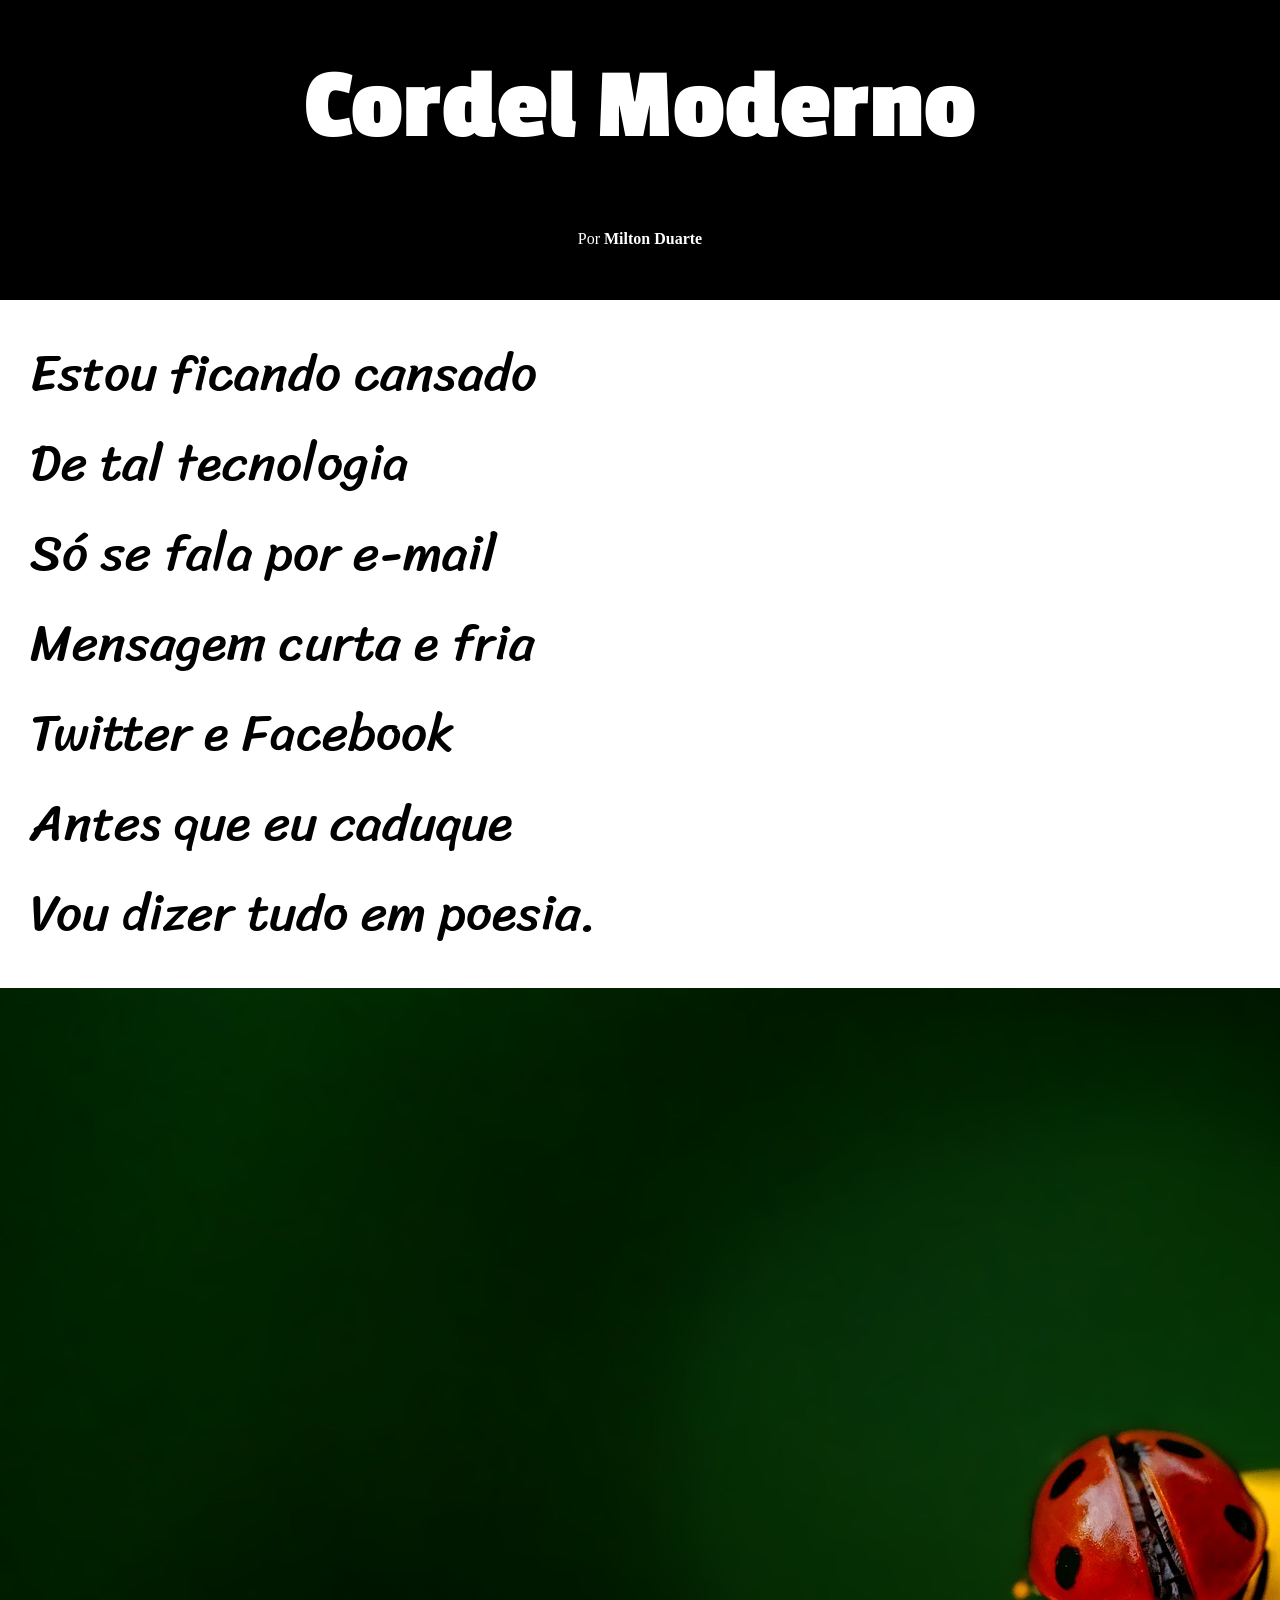
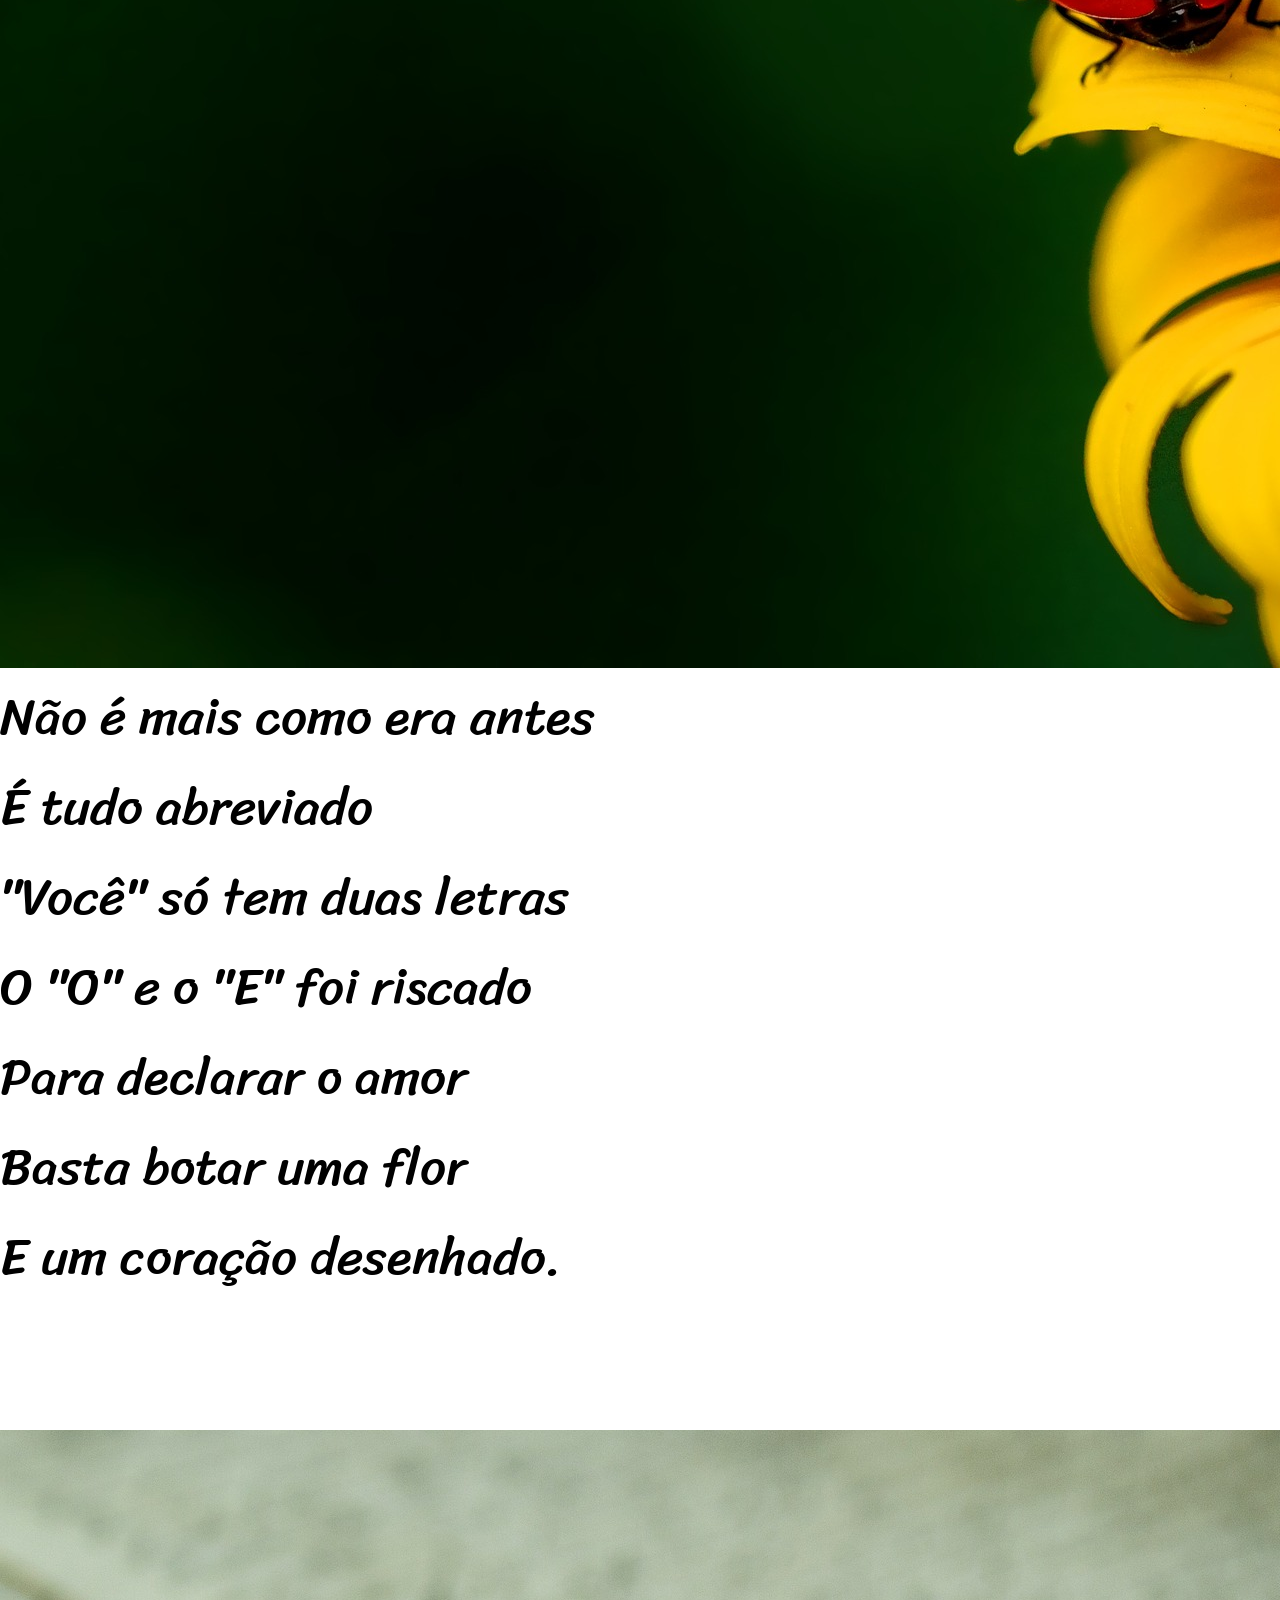
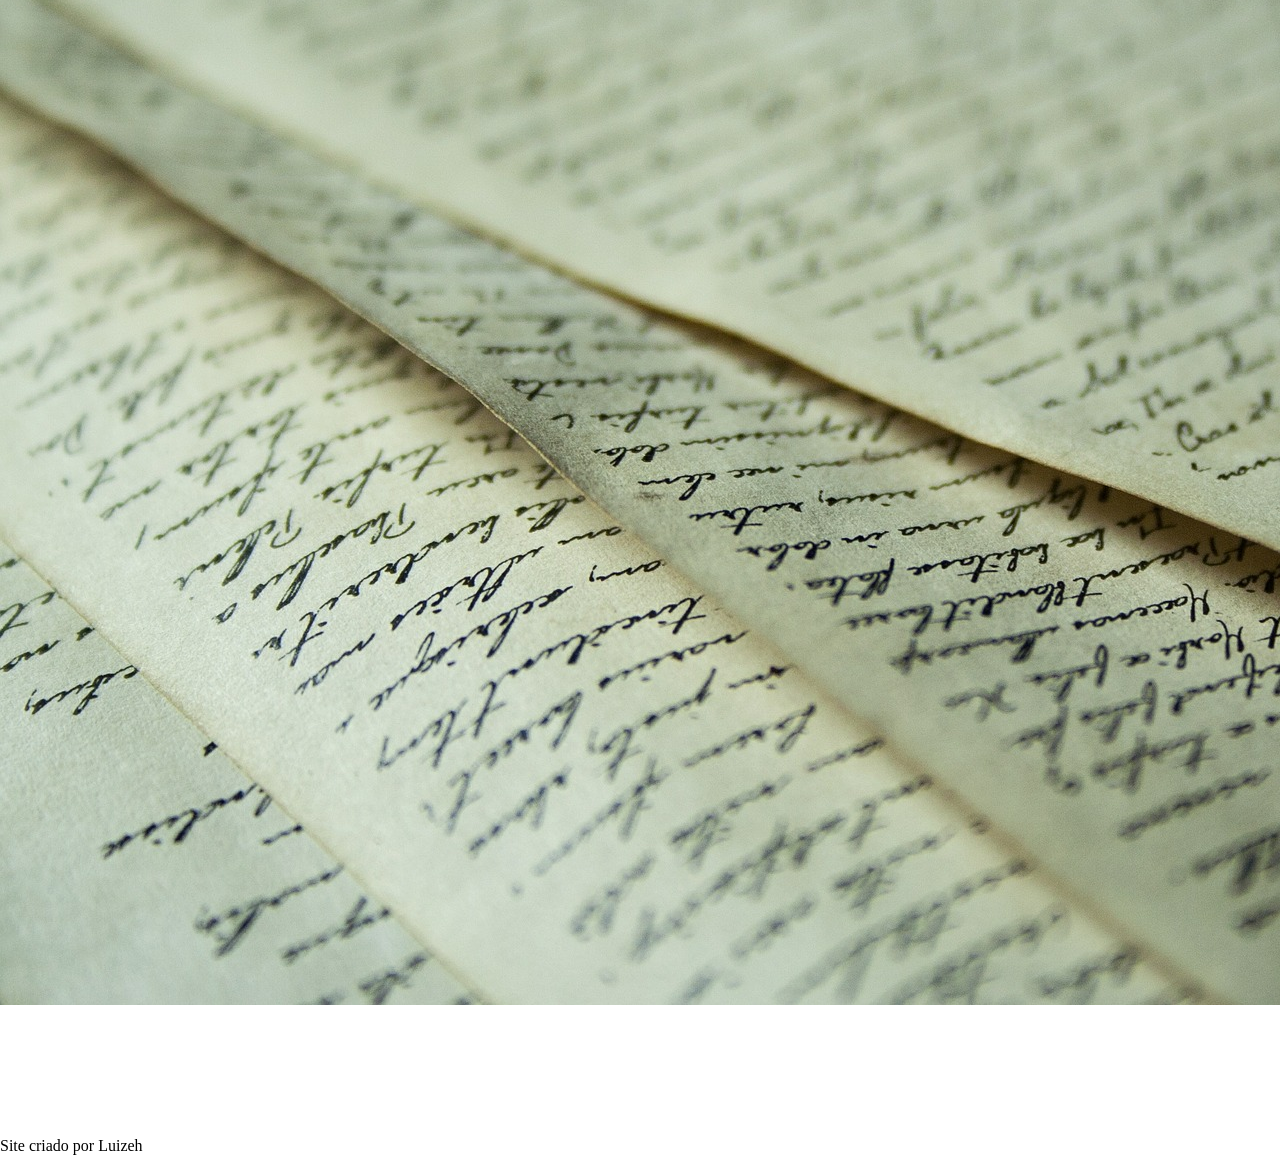
<file: projeto-cordel/index.html>
<!doctype html>
<html lang="pt-br">
  <head>
    <meta charset="UTF-8" />
    <meta name="viewport" content="width=device-width, initial-scale=1.0" />
    <title>Cordel Moderno</title>
    <link rel="stylesheet" href="style.css" />
  </head>
  <body>
    <header>
      <h1>Cordel Moderno</h1>
    </header>
     <nav>Por <a href="#">Milton Duarte</a></nav>
    <section>
      <p>Estou ficando cansado</p>
      <p>De tal tecnologia</p>
      <p>Só se fala por e-mail</p>
      <p>Mensagem curta e fria</p>
      <p>Twitter e Facebook</p>
      <p>Antes que eu caduque</p>
      <p>Vou dizer tudo em poesia.</p>
    </section>
    <img src="imgs/background001.jpg" alt="flores">
    <p>Não é mais como era antes</p>
    <p>É tudo abreviado</p>
    <p>"Você" só tem duas letras</p>
    <p>O "O" e o "E" foi riscado</p>
    <p>Para declarar o amor</p>
    <p>Basta botar uma flor</p>
    <p>E um coração desenhado.</p>
    <section>
        <p></p>
        <p></p>
        <p></p>
        <p></p>
        <p></p>
        <p></p>
        <p></p>
        <br>
        <p></p>
        <p></p>
        <p></p>
        <p></p>
        <p></p>
        <p></p>
        <p></p>
    </section>
    <img src="imgs/background002.jpg" alt="livro">
    <p></p>
    <p></p>
    <p></p>
    <p></p>
    <p></p>
    <p></p>
    <p></p>
    <section>
        <p></p>
        <p></p>
        <p></p>
        <p></p>
        <p></p>
        <p></p>
        <p></p>
        <br>
        <p></p>
        <p></p>
        <p></p>
        <p></p>
        <p></p>
        <p></p>
        <p></p>
    </section>
    <footer>
        Site criado por Luizeh 
    </footer>
  </body>
</html>
</file>
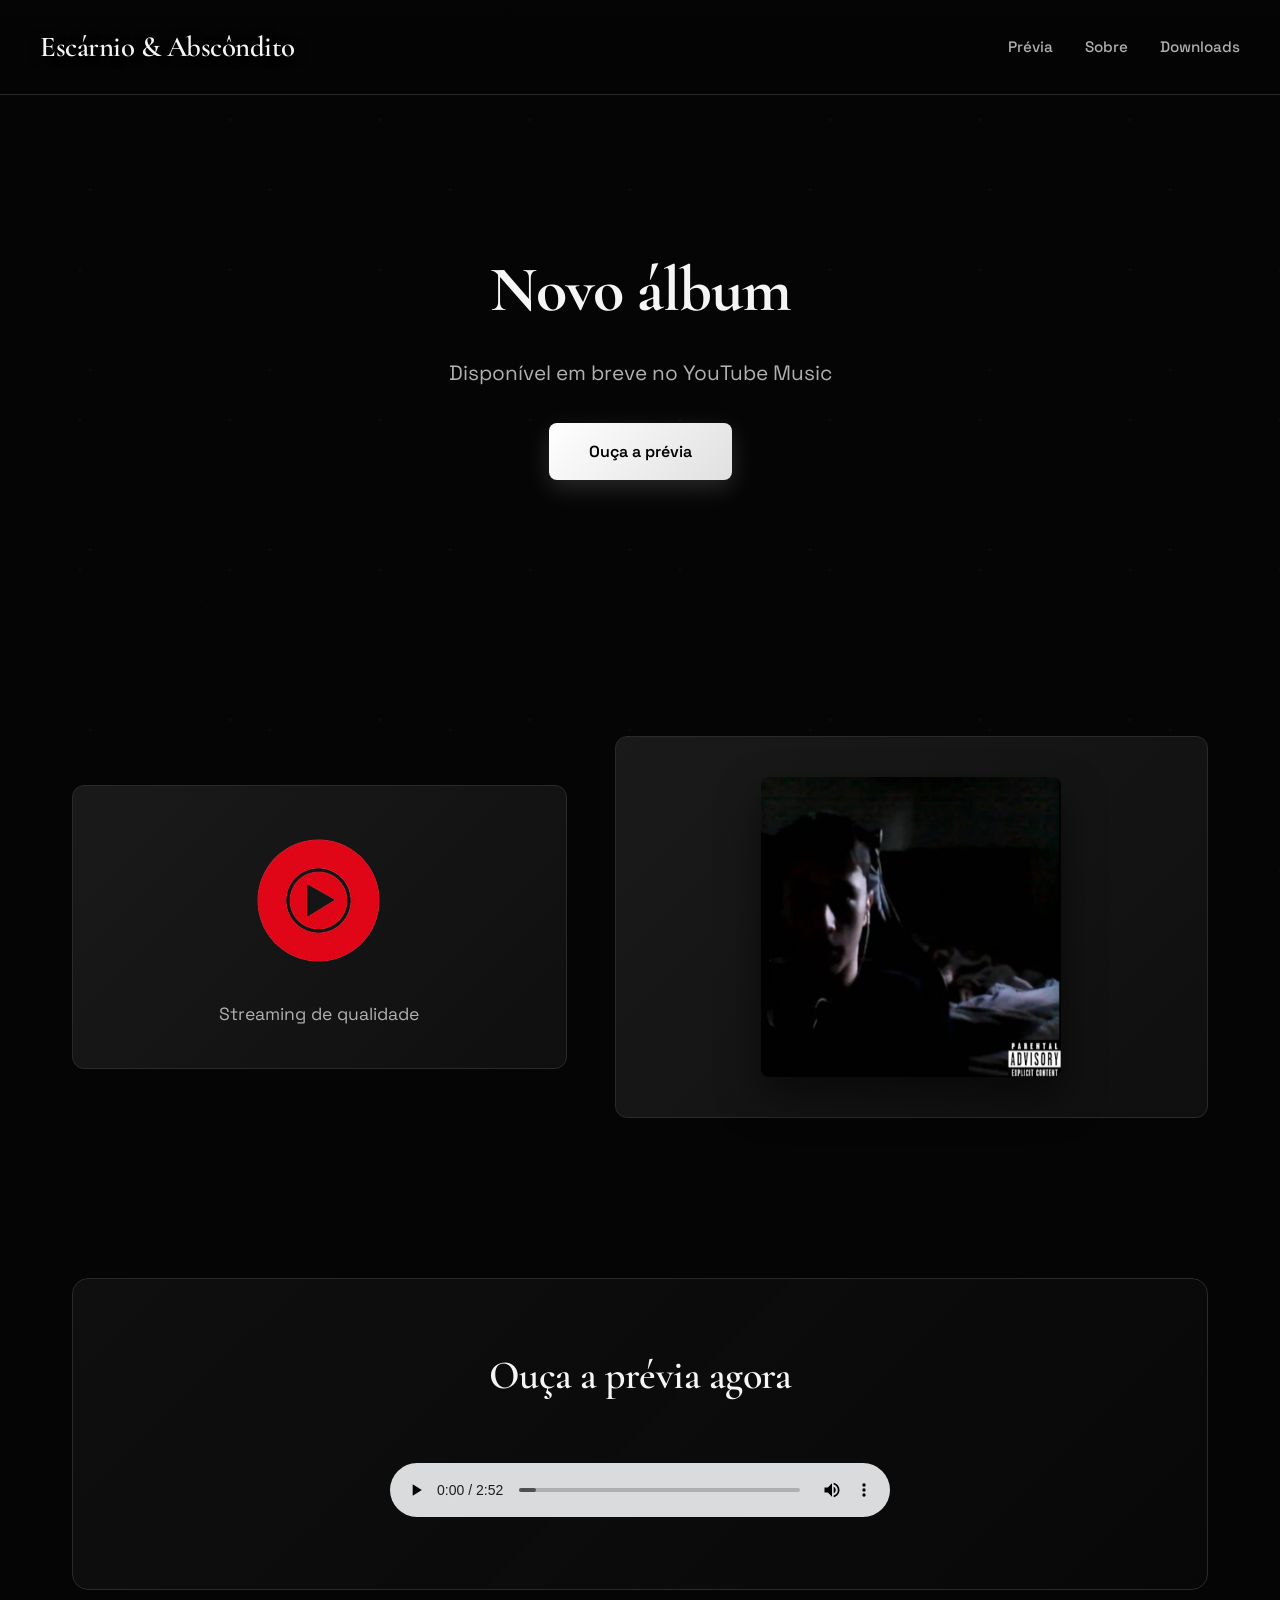
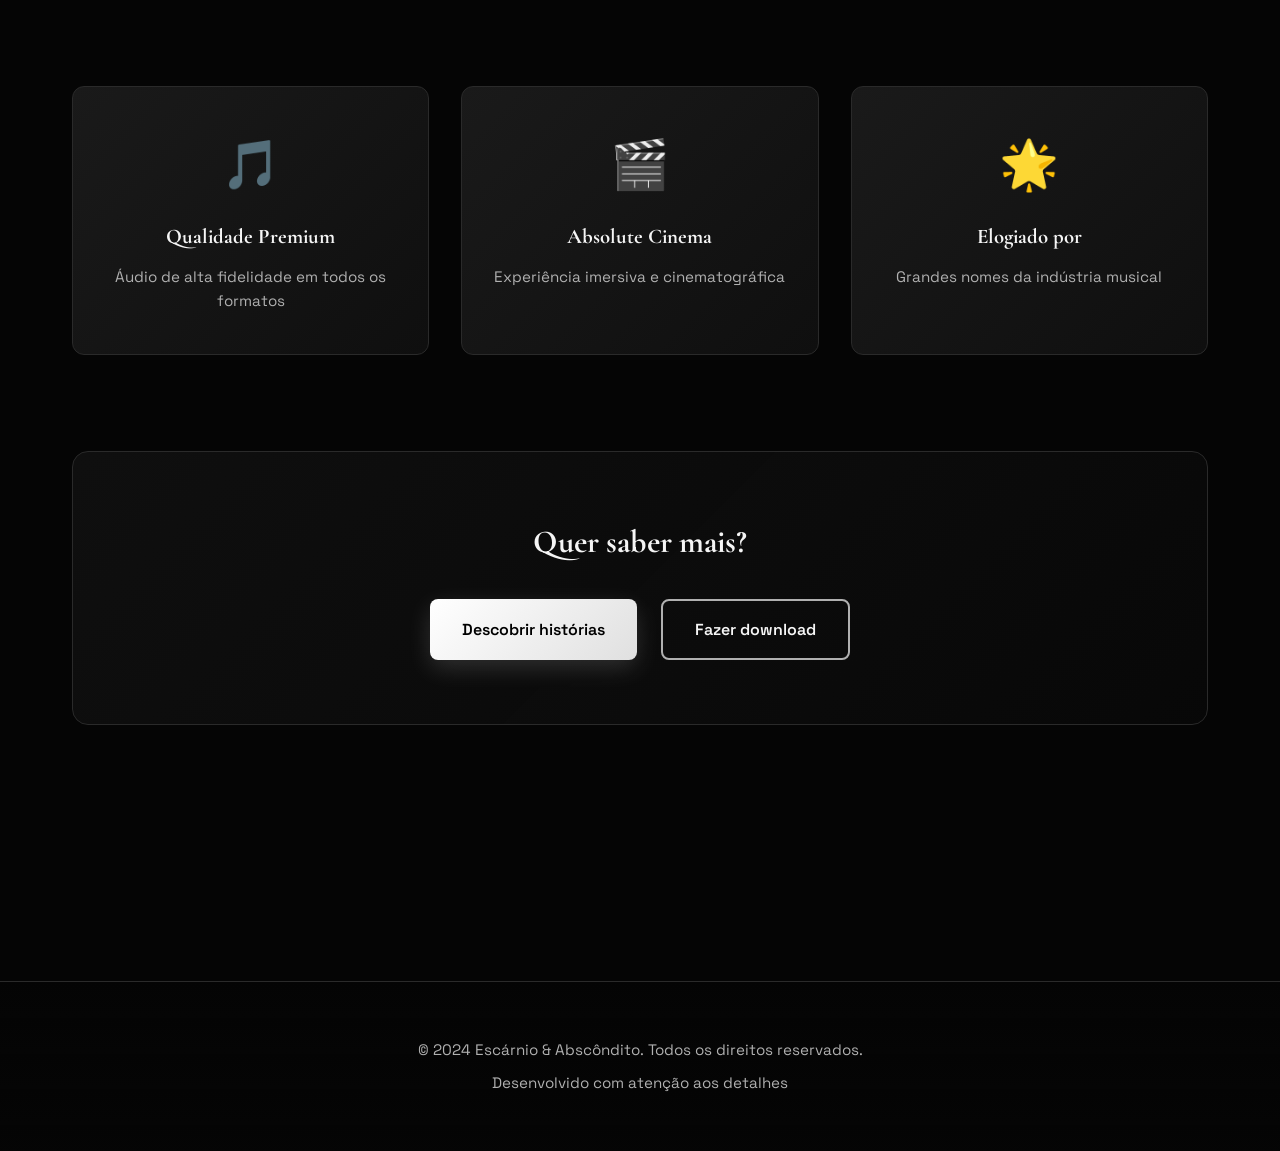
<file: chatgpt/escarnio-deluxe/index.html>
<!DOCTYPE html>
<html lang="pt-br">
<head>
    <meta charset="UTF-8">
    <meta name="viewport" content="width=device-width, initial-scale=1.0">
    <title>Escárnio & Abscôndito</title>
    <link rel="shortcut icon" href="/imgsandfavicons/album.ico" type="image/x-icon">
    <link rel="stylesheet" href="styles.css">
</head>
<body>
    <div class="stars-bg"></div>
    
    <header class="header">
        <div class="header-content">
            <h1 class="logo">Escárnio & Abscôndito</h1>
            <nav class="nav">
                <a href="#preview" class="nav-link">Prévia</a>
                <a href="pagotex.html" class="nav-link">Sobre</a>
                <a href="downloads.html" class="nav-link">Downloads</a>
            </nav>
        </div>
    </header>

    <main class="container">
        <section class="hero">
            <div class="hero-content">
                <h2 class="hero-title">Novo álbum</h2>
                <p class="hero-subtitle">Disponível em breve no YouTube Music</p>
                <a href="#preview" class="cta-button">Ouça a prévia</a>
            </div>
        </section>

        <section class="album-showcase">
            <div class="album-grid">
                <div class="album-card yt-music">
                    <img src="./imgsandfavicons/ytmusicgoat.png" alt="YouTube Music" class="platform-logo">
                    <p>Streaming de qualidade</p>
                </div>
                <div class="album-card album-cover">
                    <img src="imgsandfavicons/escarnio-m.png" alt="Capa do Escárnio" class="cover-image">
                </div>
            </div>
        </section>

        <section id="preview" class="audio-section">
            <div class="audio-container">
                <h3 class="section-title">Ouça a prévia agora</h3>
                <div class="audio-player">
                    <audio preload="metadata" controls loop>
                        <source src="midia/previa-escarnio.mp3" type="audio/mpeg">
                        <source src="midia/previa-escarnio.ogg" type="audio/ogg">
                        <source src="midia/previa-escarnio.wav" type="audio/wav">
                    </audio>
                </div>
            </div>
        </section>

        <section class="features">
            <div class="feature-grid">
                <div class="feature-card">
                    <div class="feature-icon">🎵</div>
                    <h4>Qualidade Premium</h4>
                    <p>Áudio de alta fidelidade em todos os formatos</p>
                </div>
                <div class="feature-card">
                    <div class="feature-icon">🎬</div>
                    <h4>Absolute Cinema</h4>
                    <p>Experiência imersiva e cinematográfica</p>
                </div>
                <div class="feature-card">
                    <div class="feature-icon">🌟</div>
                    <h4>Elogiado por</h4>
                    <p>Grandes nomes da indústria musical</p>
                </div>
            </div>
        </section>

        <section class="cta-section">
            <h3>Quer saber mais?</h3>
            <div class="cta-links">
                <a href="pagotex.html" class="link-button primary">Descobrir histórias</a>
                <a href="downloads.html" class="link-button secondary">Fazer download</a>
            </div>
        </section>
    </main>

    <footer class="footer">
        <p>&copy; 2024 Escárnio & Abscôndito. Todos os direitos reservados.</p>
        <p class="footer-note">Desenvolvido com atenção aos detalhes</p>
    </footer>
</body>
</html>
</file>
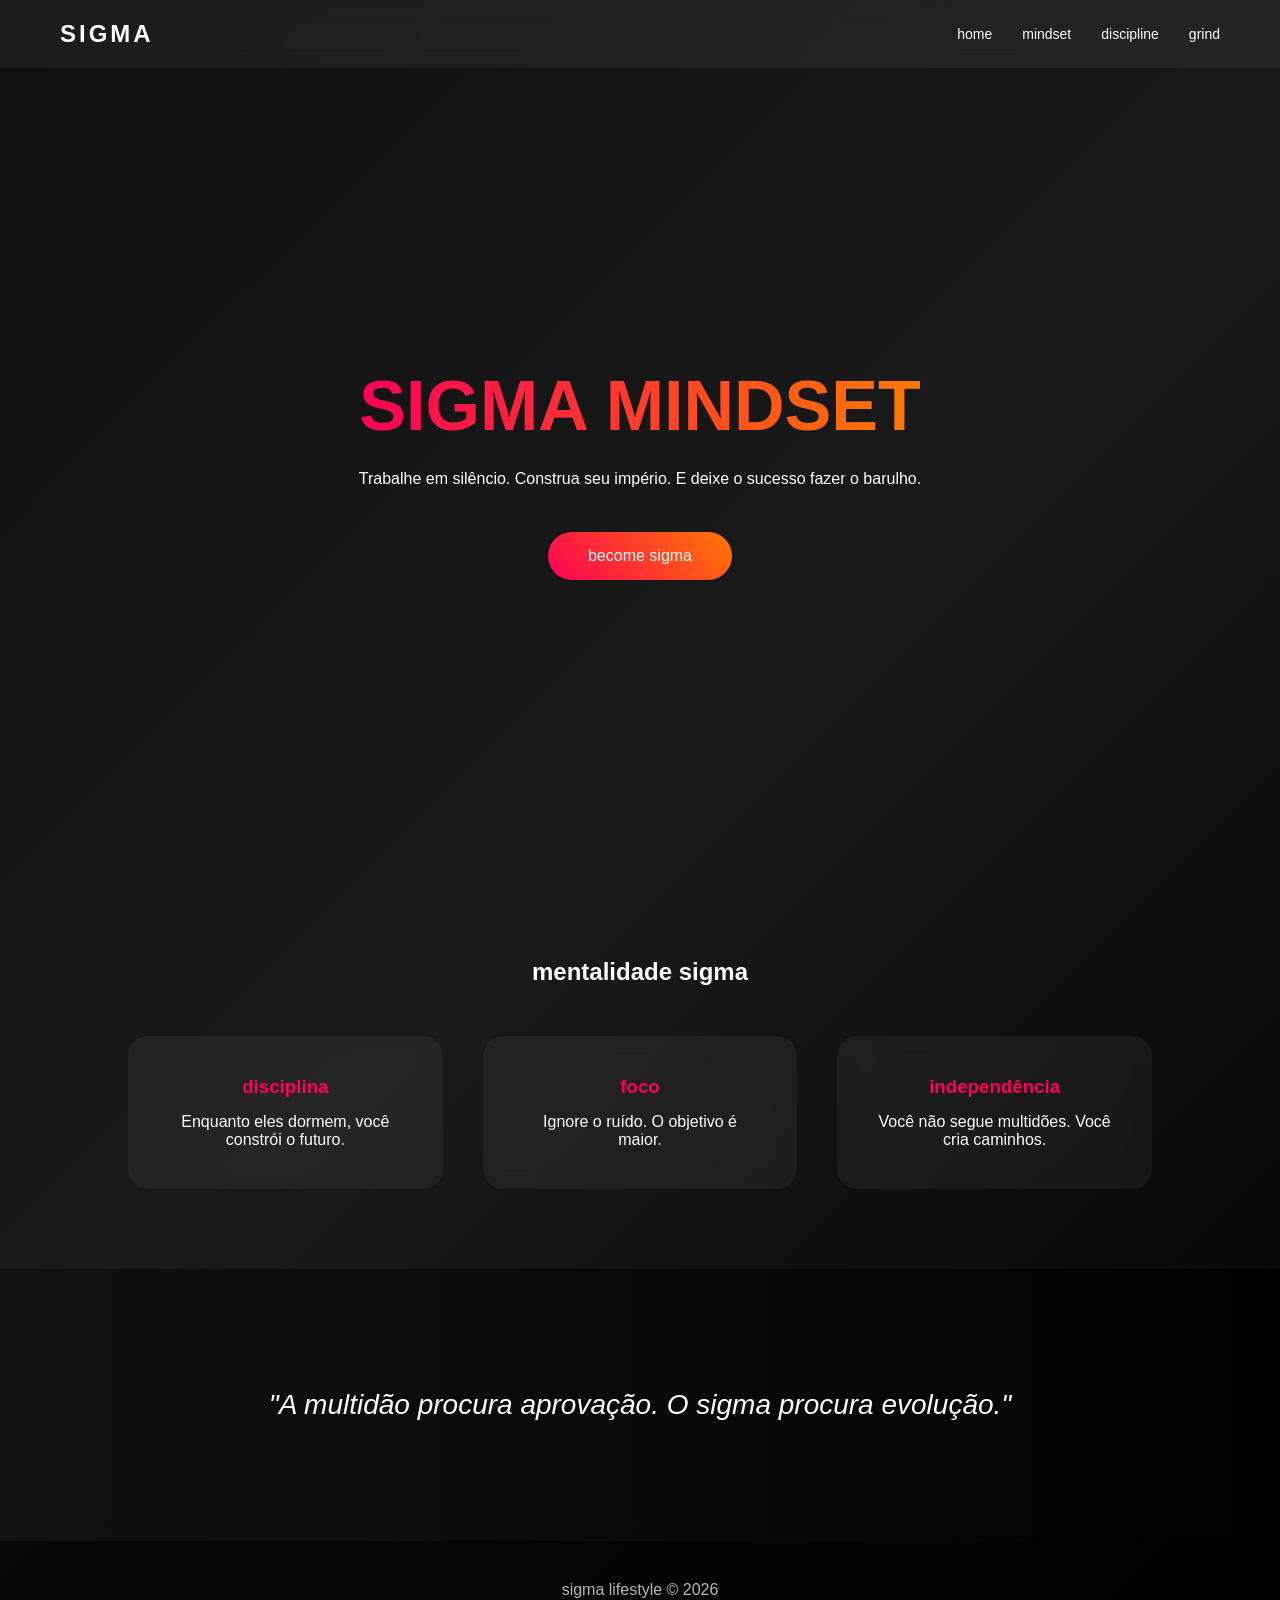
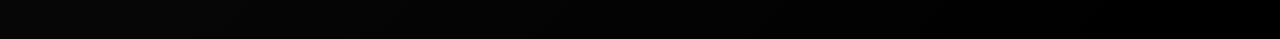
<file: chatgpt/site-de-chatgpt/index.html>
<!doctype html>
<html lang="pt-br">
  <head>
    <meta charset="UTF-8" />
    <meta name="viewport" content="width=device-width, initial-scale=1.0" />

    <title>Sigma Mindset</title>

    <style>
      /* RESET */

      * {
        margin: 0;
        padding: 0;
        box-sizing: border-box;
        font-family: Arial, Helvetica, sans-serif;
      }

      /* BODY */

      body {
        background: linear-gradient(135deg, #0f0f0f, #1a1a1a, #000000);
        color: white;
        min-height: 100vh;
        overflow-x: hidden;
      }

      /* NAVBAR */

      nav {
        display: flex;
        justify-content: space-between;
        align-items: center;
        padding: 20px 60px;
        background: rgba(255, 255, 255, 0.05);
        backdrop-filter: blur(10px);
        position: sticky;
        top: 0;
      }

      .logo {
        font-size: 24px;
        font-weight: bold;
        letter-spacing: 3px;
      }

      nav ul {
        display: flex;
        list-style: none;
        gap: 30px;
      }

      nav a {
        color: white;
        text-decoration: none;
        font-size: 14px;
        transition: 0.3s;
      }

      nav a:hover {
        color: #ff0055;
      }

      /* HERO */

      .hero {
        height: 90vh;
        display: flex;
        flex-direction: column;
        justify-content: center;
        align-items: center;
        text-align: center;
        padding: 20px;
      }

      .hero h1 {
        font-size: 70px;
        background: linear-gradient(90deg, #ff0055, #ff7a00);
        -webkit-background-clip: text;
        color: transparent;
        margin-bottom: 20px;
      }

      .hero p {
        max-width: 600px;
        opacity: 0.8;
        margin-bottom: 40px;
        line-height: 1.6;
      }

      /* BUTTON */

      .btn {
        padding: 15px 40px;
        border: none;
        border-radius: 40px;
        background: linear-gradient(45deg, #ff0055, #ff7a00);
        color: white;
        font-size: 16px;
        cursor: pointer;
        transition: 0.4s;
      }

      .btn:hover {
        transform: scale(1.1);
        box-shadow: 0 0 20px #ff0055;
      }

      /* CARDS */

      .section {
        padding: 80px 10%;
        text-align: center;
      }

      .cards {
        display: grid;
        grid-template-columns: repeat(auto-fit, minmax(250px, 1fr));
        gap: 40px;
        margin-top: 50px;
      }

      .card {
        background: rgba(255, 255, 255, 0.05);
        padding: 40px;
        border-radius: 20px;
        backdrop-filter: blur(10px);
        transition: 0.4s;
      }

      .card:hover {
        transform: translateY(-10px);
        background: rgba(255, 255, 255, 0.08);
      }

      .card h3 {
        margin-bottom: 15px;
        color: #ff0055;
      }

      /* QUOTE */

      .quote {
        padding: 120px 20px;
        text-align: center;
        font-size: 28px;
        font-style: italic;
        background: linear-gradient(90deg, #111, #000);
      }

      /* FOOTER */

      footer {
        padding: 40px;
        text-align: center;
        background: #000;
        opacity: 0.7;
      }

      /* ANIMATION */

      @keyframes fadeUp {
        from {
          opacity: 0;
          transform: translateY(30px);
        }
        to {
          opacity: 1;
          transform: translateY(0);
        }
      }

      .hero h1,
      .hero p,
      .btn {
        animation: fadeUp 1s ease forwards;
      }
    </style>
  </head>

  <body>
    <nav>
      <div class="logo">SIGMA</div>

      <ul>
        <li><a href="#">home</a></li>
        <li><a href="#">mindset</a></li>
        <li><a href="#">discipline</a></li>
        <li><a href="#">grind</a></li>
      </ul>
    </nav>

    <section class="hero">
      <h1>SIGMA MINDSET</h1>

      <p>
        Trabalhe em silêncio. Construa seu império. E deixe o sucesso fazer o
        barulho.
      </p>

      <button class="btn">become sigma</button>
    </section>

    <section class="section">
      <h2>mentalidade sigma</h2>

      <div class="cards">
        <div class="card">
          <h3>disciplina</h3>
          <p>Enquanto eles dormem, você constrói o futuro.</p>
        </div>

        <div class="card">
          <h3>foco</h3>
          <p>Ignore o ruído. O objetivo é maior.</p>
        </div>

        <div class="card">
          <h3>independência</h3>
          <p>Você não segue multidões. Você cria caminhos.</p>
        </div>
      </div>
    </section>

    <section class="quote">
      <p>"A multidão procura aprovação. O sigma procura evolução."</p>
    </section>

    <footer>
      <p>sigma lifestyle &copy; 2026</p>
    </footer>
  </body>
</html>
</file>
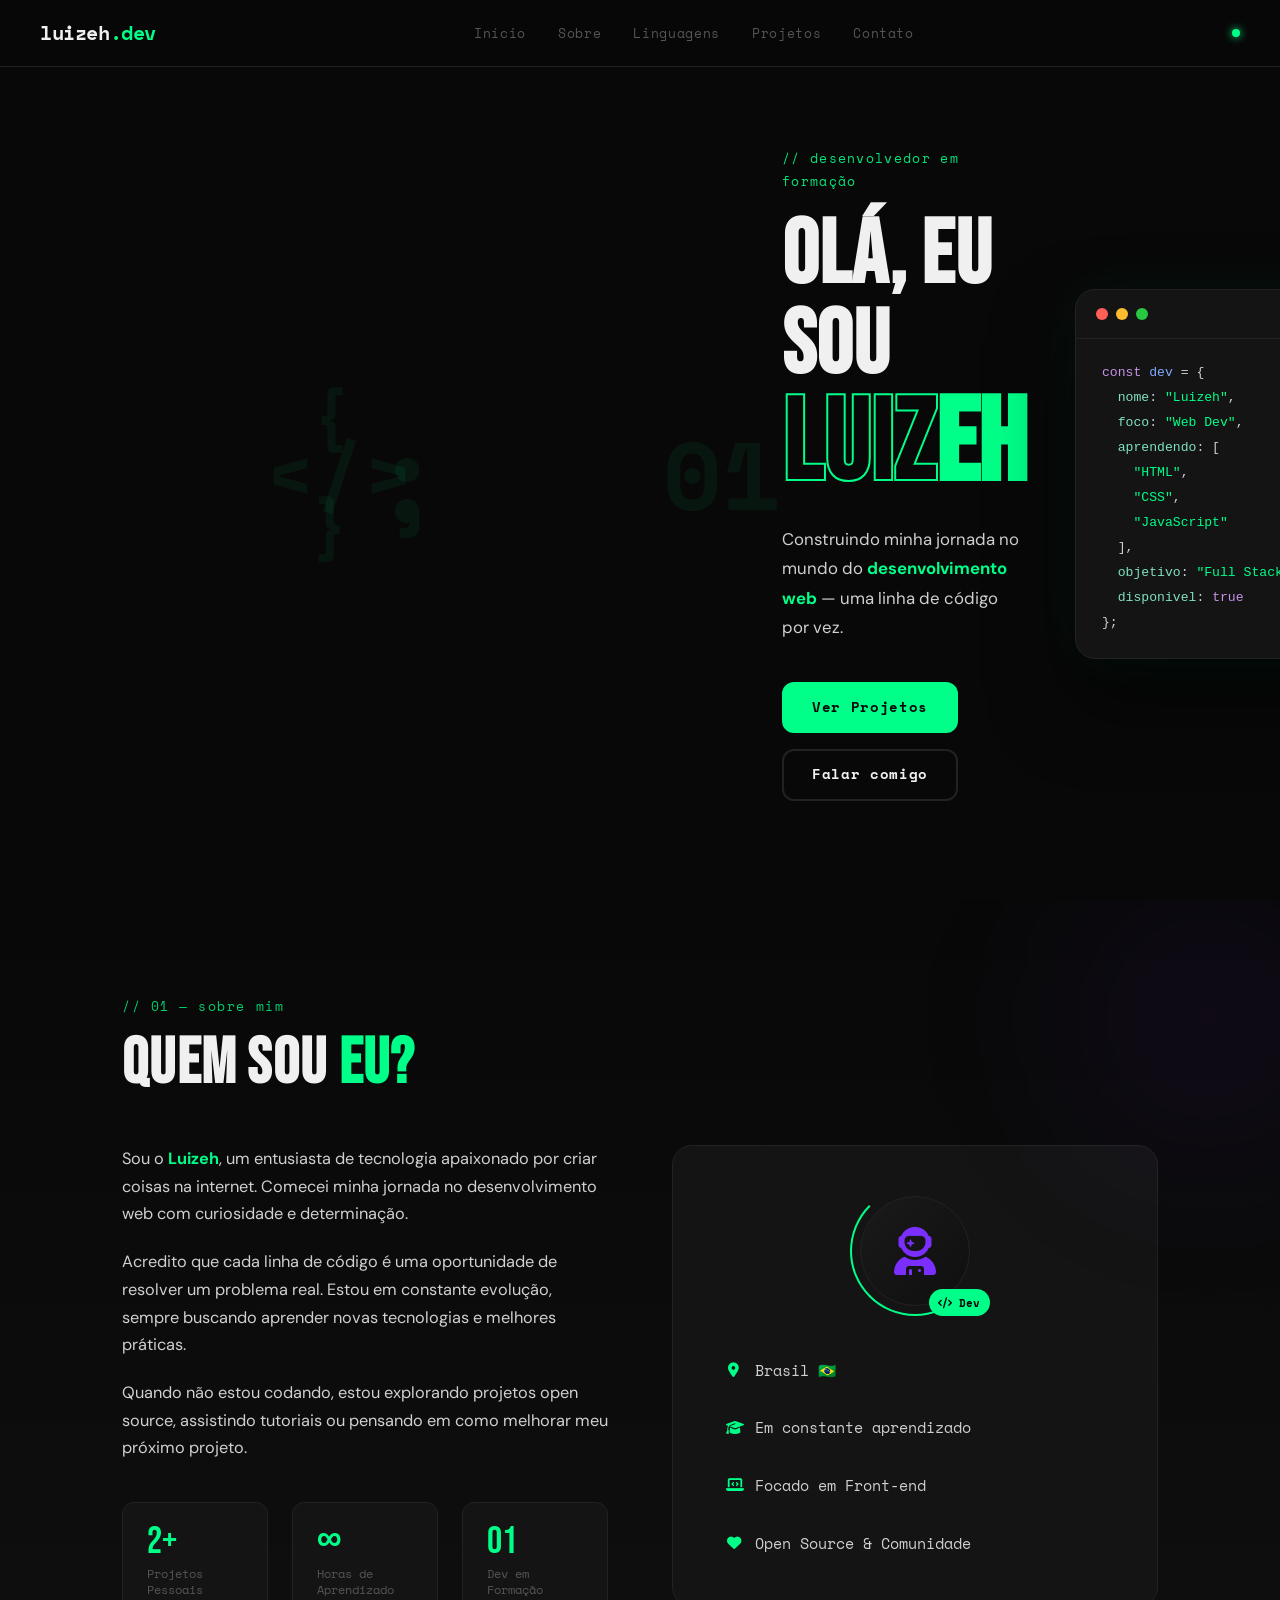
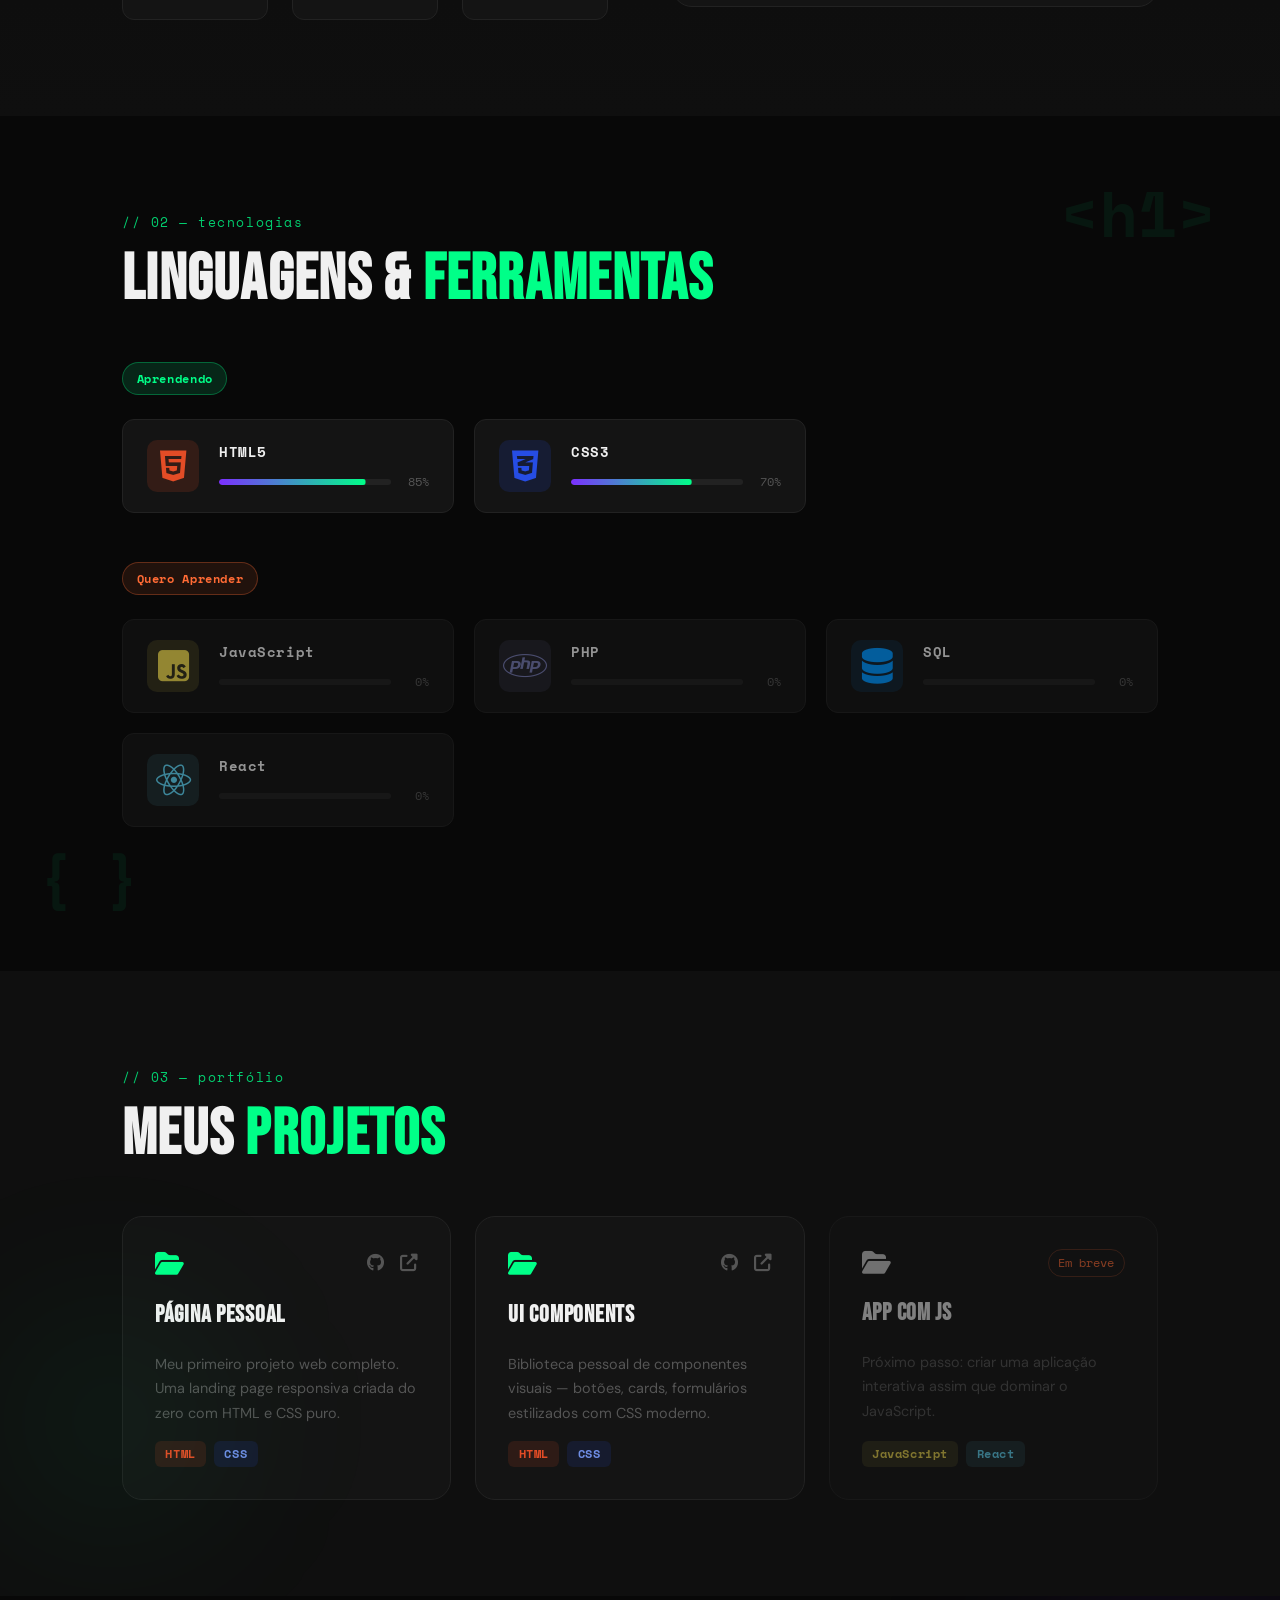
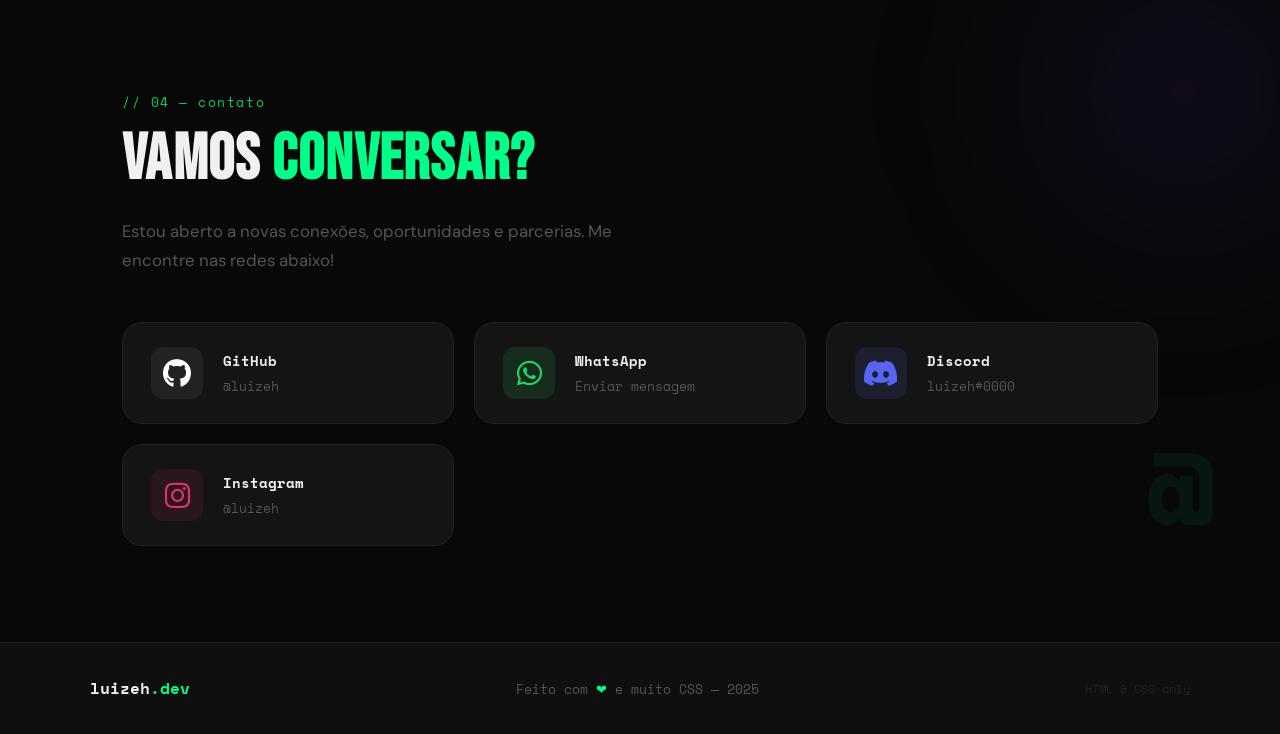
<file: chatgpt/siteclaude/index.html>
<!DOCTYPE html>
<html lang="pt-BR">
<head>
  <meta charset="UTF-8" />
  <meta name="viewport" content="width=device-width, initial-scale=1.0" />
  <title>luizeh.dev — Portfólio</title>
  <link rel="stylesheet" href="style.css" />
  <link rel="preconnect" href="https://fonts.googleapis.com" />
  <link rel="preconnect" href="https://fonts.gstatic.com" crossorigin />
  <link href="https://fonts.googleapis.com/css2?family=Space+Mono:ital,wght@0,400;0,700;1,400&family=Bebas+Neue&family=DM+Sans:wght@300;400;500;700&display=swap" rel="stylesheet" />
  <link rel="stylesheet" href="https://cdnjs.cloudflare.com/ajax/libs/font-awesome/6.5.0/css/all.min.css" />
</head>
<body>

  <!-- NAVBAR FIXA -->
  <nav class="navbar" id="navbar">
    <div class="nav-logo">luizeh<span class="accent">.dev</span></div>
    <ul class="nav-links">
      <li><a href="#hero">Início</a></li>
      <li><a href="#sobre">Sobre</a></li>
      <li><a href="#linguagens">Linguagens</a></li>
      <li><a href="#projetos">Projetos</a></li>
      <li><a href="#contato">Contato</a></li>
    </ul>
    <div class="nav-indicator"></div>
  </nav>

  <!-- HERO -->
  <section class="hero" id="hero">
    <!-- Imagens flutuantes decorativas -->
    <div class="float-blob float-blob--1"></div>
    <div class="float-blob float-blob--2"></div>
    <div class="float-blob float-blob--3"></div>
    <div class="float-geo float-geo--1">&#60;/&#62;</div>
    <div class="float-geo float-geo--2">{  }</div>
    <div class="float-geo float-geo--3">01</div>
    <div class="float-geo float-geo--4">;</div>

    <div class="hero-content">
      <p class="hero-tag">// desenvolvedor em formação</p>
      <h1 class="hero-title">
        Olá, eu sou<br/>
        <span class="hero-name">Luiz<span class="accent">eh</span></span>
      </h1>
      <p class="hero-sub">Construindo minha jornada no mundo do <span class="highlight">desenvolvimento web</span> — uma linha de código por vez.</p>
      <div class="hero-cta">
        <a href="#projetos" class="btn btn--primary">Ver Projetos</a>
        <a href="#contato" class="btn btn--ghost">Falar comigo</a>
      </div>
    </div>

    <div class="hero-visual">
      <div class="code-card">
        <div class="code-card__header">
          <span class="dot dot--red"></span>
          <span class="dot dot--yellow"></span>
          <span class="dot dot--green"></span>
          <span class="code-card__title">luizeh.js</span>
        </div>
        <pre class="code-card__body"><span class="c-keyword">const</span> <span class="c-var">dev</span> = {
  <span class="c-prop">nome</span>: <span class="c-str">"Luizeh"</span>,
  <span class="c-prop">foco</span>: <span class="c-str">"Web Dev"</span>,
  <span class="c-prop">aprendendo</span>: [
    <span class="c-str">"HTML"</span>,
    <span class="c-str">"CSS"</span>,
    <span class="c-str">"JavaScript"</span>
  ],
  <span class="c-prop">objetivo</span>: <span class="c-str">"Full Stack"</span>,
  <span class="c-prop">disponivel</span>: <span class="c-keyword">true</span>
};</pre>
      </div>
    </div>
  </section>

  <!-- SOBRE MIM -->
  <section class="section sobre" id="sobre">
    <div class="float-blob float-blob--sobre1"></div>
    <div class="container">
      <div class="section-label">// 01 — sobre mim</div>
      <h2 class="section-title">Quem sou <span class="accent">eu?</span></h2>

      <div class="sobre-grid">
        <div class="sobre-text">
          <p>Sou o <strong class="highlight">Luizeh</strong>, um entusiasta de tecnologia apaixonado por criar coisas na internet. Comecei minha jornada no desenvolvimento web com curiosidade e determinação.</p>
          <p>Acredito que cada linha de código é uma oportunidade de resolver um problema real. Estou em constante evolução, sempre buscando aprender novas tecnologias e melhores práticas.</p>
          <p>Quando não estou codando, estou explorando projetos open source, assistindo tutoriais ou pensando em como melhorar meu próximo projeto.</p>

          <div class="sobre-stats">
            <div class="stat-card">
              <span class="stat-num accent">2+</span>
              <span class="stat-label">Projetos<br/>Pessoais</span>
            </div>
            <div class="stat-card">
              <span class="stat-num accent">∞</span>
              <span class="stat-label">Horas de<br/>Aprendizado</span>
            </div>
            <div class="stat-card">
              <span class="stat-num accent">01</span>
              <span class="stat-label">Dev em<br/>Formação</span>
            </div>
          </div>
        </div>

        <div class="sobre-card">
          <div class="avatar-wrapper">
            <div class="avatar-ring"></div>
            <div class="avatar-inner">
              <i class="fas fa-user-astronaut avatar-icon"></i>
            </div>
            <div class="avatar-badge"><i class="fas fa-code"></i> Dev</div>
          </div>
          <div class="sobre-info-list">
            <div class="info-item">
              <i class="fas fa-map-marker-alt accent"></i>
              <span>Brasil 🇧🇷</span>
            </div>
            <div class="info-item">
              <i class="fas fa-graduation-cap accent"></i>
              <span>Em constante aprendizado</span>
            </div>
            <div class="info-item">
              <i class="fas fa-laptop-code accent"></i>
              <span>Focado em Front-end</span>
            </div>
            <div class="info-item">
              <i class="fas fa-heart accent"></i>
              <span>Open Source & Comunidade</span>
            </div>
          </div>
        </div>
      </div>
    </div>
  </section>

  <!-- LINGUAGENS -->
  <section class="section linguagens" id="linguagens">
    <div class="float-geo float-geo--lang1">&lt;h1&gt;</div>
    <div class="float-geo float-geo--lang2">{ }</div>
    <div class="container">
      <div class="section-label">// 02 — tecnologias</div>
      <h2 class="section-title">Linguagens & <span class="accent">Ferramentas</span></h2>

      <div class="lang-group">
        <h3 class="lang-group-title"><span class="badge badge--green">Aprendendo</span></h3>
        <div class="lang-grid">

          <div class="lang-card">
            <div class="lang-card__icon html-icon">
              <i class="fab fa-html5"></i>
            </div>
            <div class="lang-card__info">
              <span class="lang-name">HTML5</span>
              <div class="progress-bar-wrap">
                <div class="progress-bar" style="--pct: 85%">
                  <div class="progress-fill"></div>
                </div>
                <span class="progress-label">85%</span>
              </div>
            </div>
          </div>

          <div class="lang-card">
            <div class="lang-card__icon css-icon">
              <i class="fab fa-css3-alt"></i>
            </div>
            <div class="lang-card__info">
              <span class="lang-name">CSS3</span>
              <div class="progress-bar-wrap">
                <div class="progress-bar" style="--pct: 70%">
                  <div class="progress-fill"></div>
                </div>
                <span class="progress-label">70%</span>
              </div>
            </div>
          </div>

        </div>
      </div>

      <div class="lang-group">
        <h3 class="lang-group-title"><span class="badge badge--orange">Quero Aprender</span></h3>
        <div class="lang-grid">

          <div class="lang-card lang-card--future">
            <div class="lang-card__icon js-icon">
              <i class="fab fa-js-square"></i>
            </div>
            <div class="lang-card__info">
              <span class="lang-name">JavaScript</span>
              <div class="progress-bar-wrap">
                <div class="progress-bar" style="--pct: 0%">
                  <div class="progress-fill"></div>
                </div>
                <span class="progress-label">0%</span>
              </div>
            </div>
          </div>

          <div class="lang-card lang-card--future">
            <div class="lang-card__icon php-icon">
              <i class="fab fa-php"></i>
            </div>
            <div class="lang-card__info">
              <span class="lang-name">PHP</span>
              <div class="progress-bar-wrap">
                <div class="progress-bar" style="--pct: 0%">
                  <div class="progress-fill"></div>
                </div>
                <span class="progress-label">0%</span>
              </div>
            </div>
          </div>

          <div class="lang-card lang-card--future">
            <div class="lang-card__icon sql-icon">
              <i class="fas fa-database"></i>
            </div>
            <div class="lang-card__info">
              <span class="lang-name">SQL</span>
              <div class="progress-bar-wrap">
                <div class="progress-bar" style="--pct: 0%">
                  <div class="progress-fill"></div>
                </div>
                <span class="progress-label">0%</span>
              </div>
            </div>
          </div>

          <div class="lang-card lang-card--future">
            <div class="lang-card__icon react-icon">
              <i class="fab fa-react"></i>
            </div>
            <div class="lang-card__info">
              <span class="lang-name">React</span>
              <div class="progress-bar-wrap">
                <div class="progress-bar" style="--pct: 0%">
                  <div class="progress-fill"></div>
                </div>
                <span class="progress-label">0%</span>
              </div>
            </div>
          </div>

        </div>
      </div>
    </div>
  </section>

  <!-- PROJETOS -->
  <section class="section projetos" id="projetos">
    <div class="float-blob float-blob--proj1"></div>
    <div class="container">
      <div class="section-label">// 03 — portfólio</div>
      <h2 class="section-title">Meus <span class="accent">Projetos</span></h2>
      <div class="projetos-grid">

        <div class="projeto-card">
          <div class="projeto-card__top">
            <i class="fas fa-folder-open projeto-icon accent"></i>
            <div class="projeto-links">
              <a href="#" title="GitHub"><i class="fab fa-github"></i></a>
              <a href="#" title="Ver ao vivo"><i class="fas fa-external-link-alt"></i></a>
            </div>
          </div>
          <h3 class="projeto-title">Página Pessoal</h3>
          <p class="projeto-desc">Meu primeiro projeto web completo. Uma landing page responsiva criada do zero com HTML e CSS puro.</p>
          <div class="projeto-tags">
            <span class="tag html-tag">HTML</span>
            <span class="tag css-tag">CSS</span>
          </div>
        </div>

        <div class="projeto-card">
          <div class="projeto-card__top">
            <i class="fas fa-folder-open projeto-icon accent"></i>
            <div class="projeto-links">
              <a href="#" title="GitHub"><i class="fab fa-github"></i></a>
              <a href="#" title="Ver ao vivo"><i class="fas fa-external-link-alt"></i></a>
            </div>
          </div>
          <h3 class="projeto-title">UI Components</h3>
          <p class="projeto-desc">Biblioteca pessoal de componentes visuais — botões, cards, formulários estilizados com CSS moderno.</p>
          <div class="projeto-tags">
            <span class="tag html-tag">HTML</span>
            <span class="tag css-tag">CSS</span>
          </div>
        </div>

        <div class="projeto-card projeto-card--upcoming">
          <div class="projeto-card__top">
            <i class="fas fa-folder-open projeto-icon"></i>
            <div class="projeto-links">
              <span class="coming-soon-badge">Em breve</span>
            </div>
          </div>
          <h3 class="projeto-title">App com JS</h3>
          <p class="projeto-desc">Próximo passo: criar uma aplicação interativa assim que dominar o JavaScript.</p>
          <div class="projeto-tags">
            <span class="tag js-tag">JavaScript</span>
            <span class="tag react-tag">React</span>
          </div>
        </div>

      </div>
    </div>
  </section>

  <!-- CONTATO -->
  <section class="section contato" id="contato">
    <div class="float-blob float-blob--contact1"></div>
    <div class="float-geo float-geo--contact1">@</div>
    <div class="container">
      <div class="section-label">// 04 — contato</div>
      <h2 class="section-title">Vamos <span class="accent">conversar?</span></h2>
      <p class="contato-sub">Estou aberto a novas conexões, oportunidades e parcerias. Me encontre nas redes abaixo!</p>

      <div class="contato-grid">

        <a href="https://github.com/" target="_blank" class="contato-card contato-card--github">
          <div class="contato-card__icon"><i class="fab fa-github"></i></div>
          <div class="contato-card__info">
            <span class="contato-card__name">GitHub</span>
            <span class="contato-card__handle">@luizeh</span>
          </div>
          <i class="fas fa-arrow-right contato-card__arrow"></i>
        </a>

        <a href="https://wa.me/" target="_blank" class="contato-card contato-card--whatsapp">
          <div class="contato-card__icon"><i class="fab fa-whatsapp"></i></div>
          <div class="contato-card__info">
            <span class="contato-card__name">WhatsApp</span>
            <span class="contato-card__handle">Enviar mensagem</span>
          </div>
          <i class="fas fa-arrow-right contato-card__arrow"></i>
        </a>

        <a href="https://discord.com/" target="_blank" class="contato-card contato-card--discord">
          <div class="contato-card__icon"><i class="fab fa-discord"></i></div>
          <div class="contato-card__info">
            <span class="contato-card__name">Discord</span>
            <span class="contato-card__handle">luizeh#0000</span>
          </div>
          <i class="fas fa-arrow-right contato-card__arrow"></i>
        </a>

        <a href="https://instagram.com/" target="_blank" class="contato-card contato-card--instagram">
          <div class="contato-card__icon"><i class="fab fa-instagram"></i></div>
          <div class="contato-card__info">
            <span class="contato-card__name">Instagram</span>
            <span class="contato-card__handle">@luizeh</span>
          </div>
          <i class="fas fa-arrow-right contato-card__arrow"></i>
        </a>

      </div>
    </div>
  </section>

  <!-- FOOTER -->
  <footer class="footer">
    <div class="footer-inner">
      <span class="footer-logo">luizeh<span class="accent">.dev</span></span>
      <span class="footer-copy">Feito com <span class="accent">❤</span> e muito CSS — 2025</span>
      <span class="footer-right">HTML &amp; CSS only</span>
    </div>
  </footer>

</body>
</html>
</file>
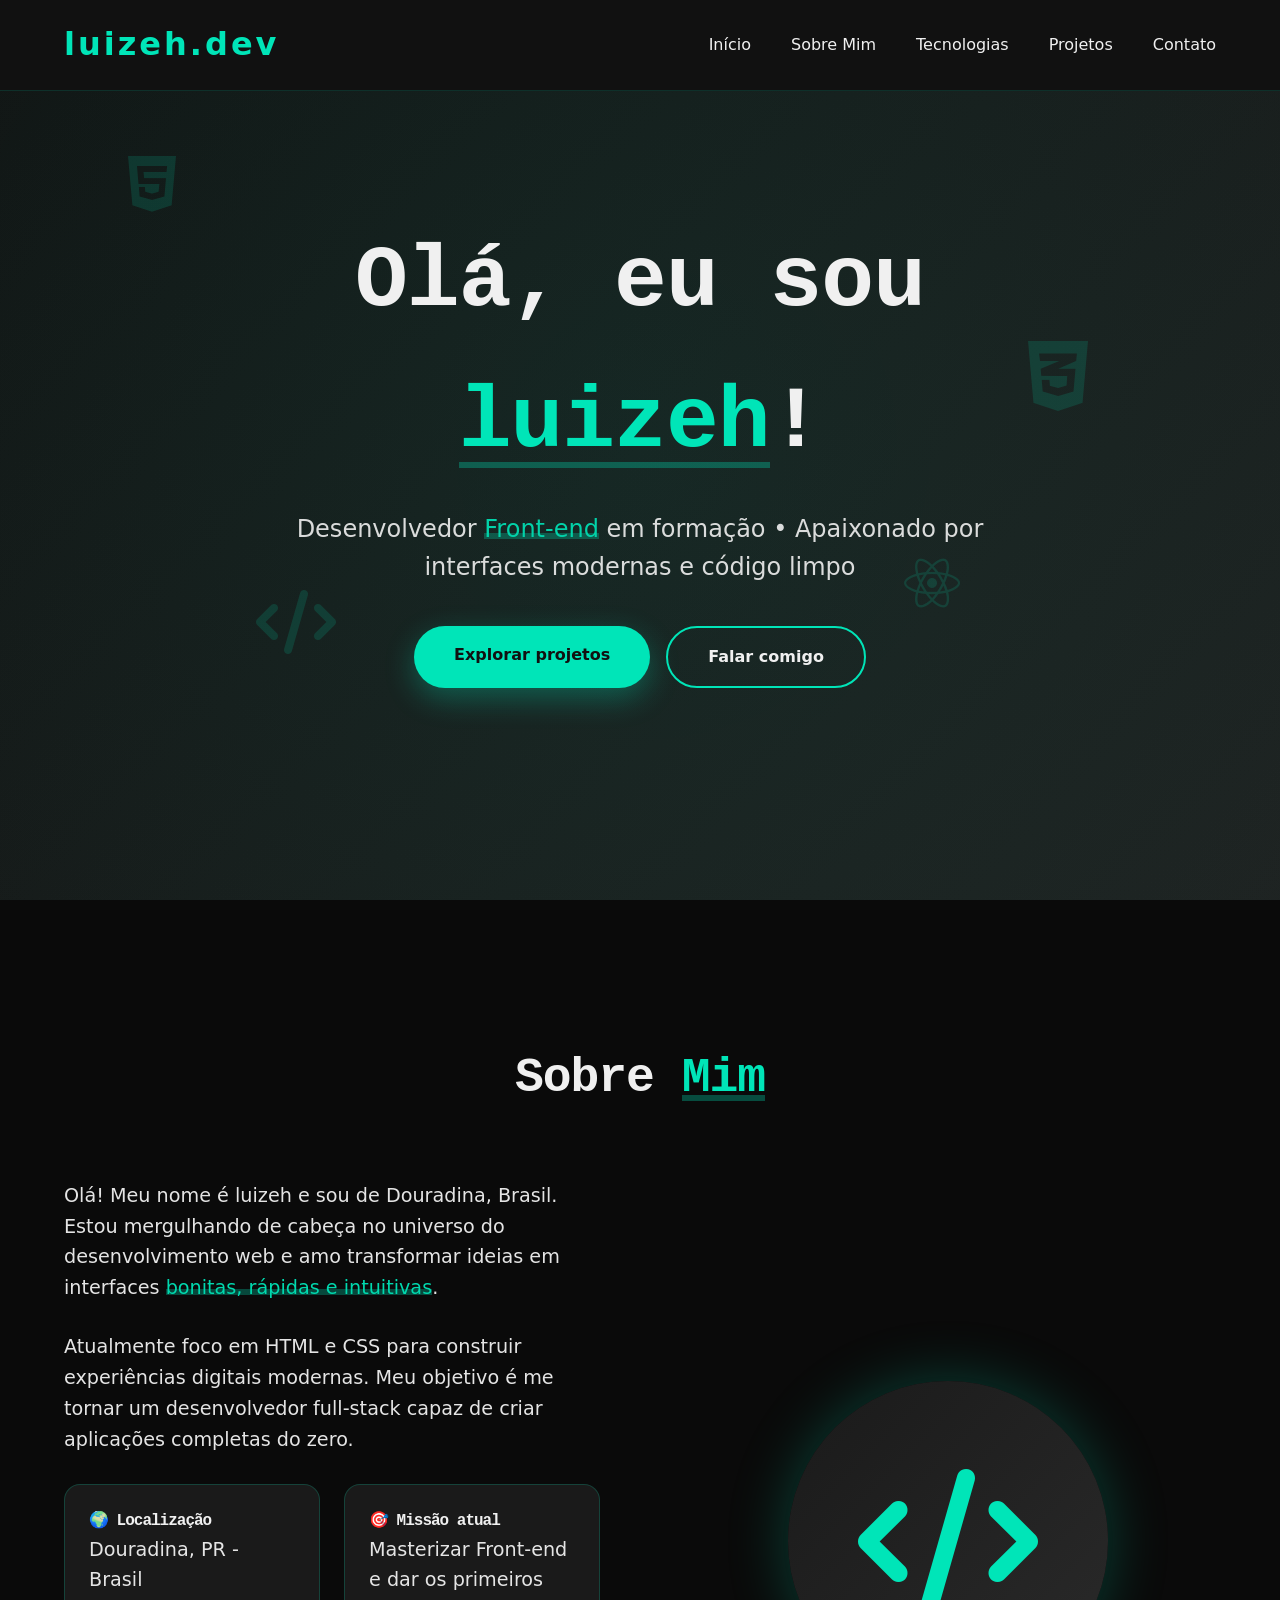
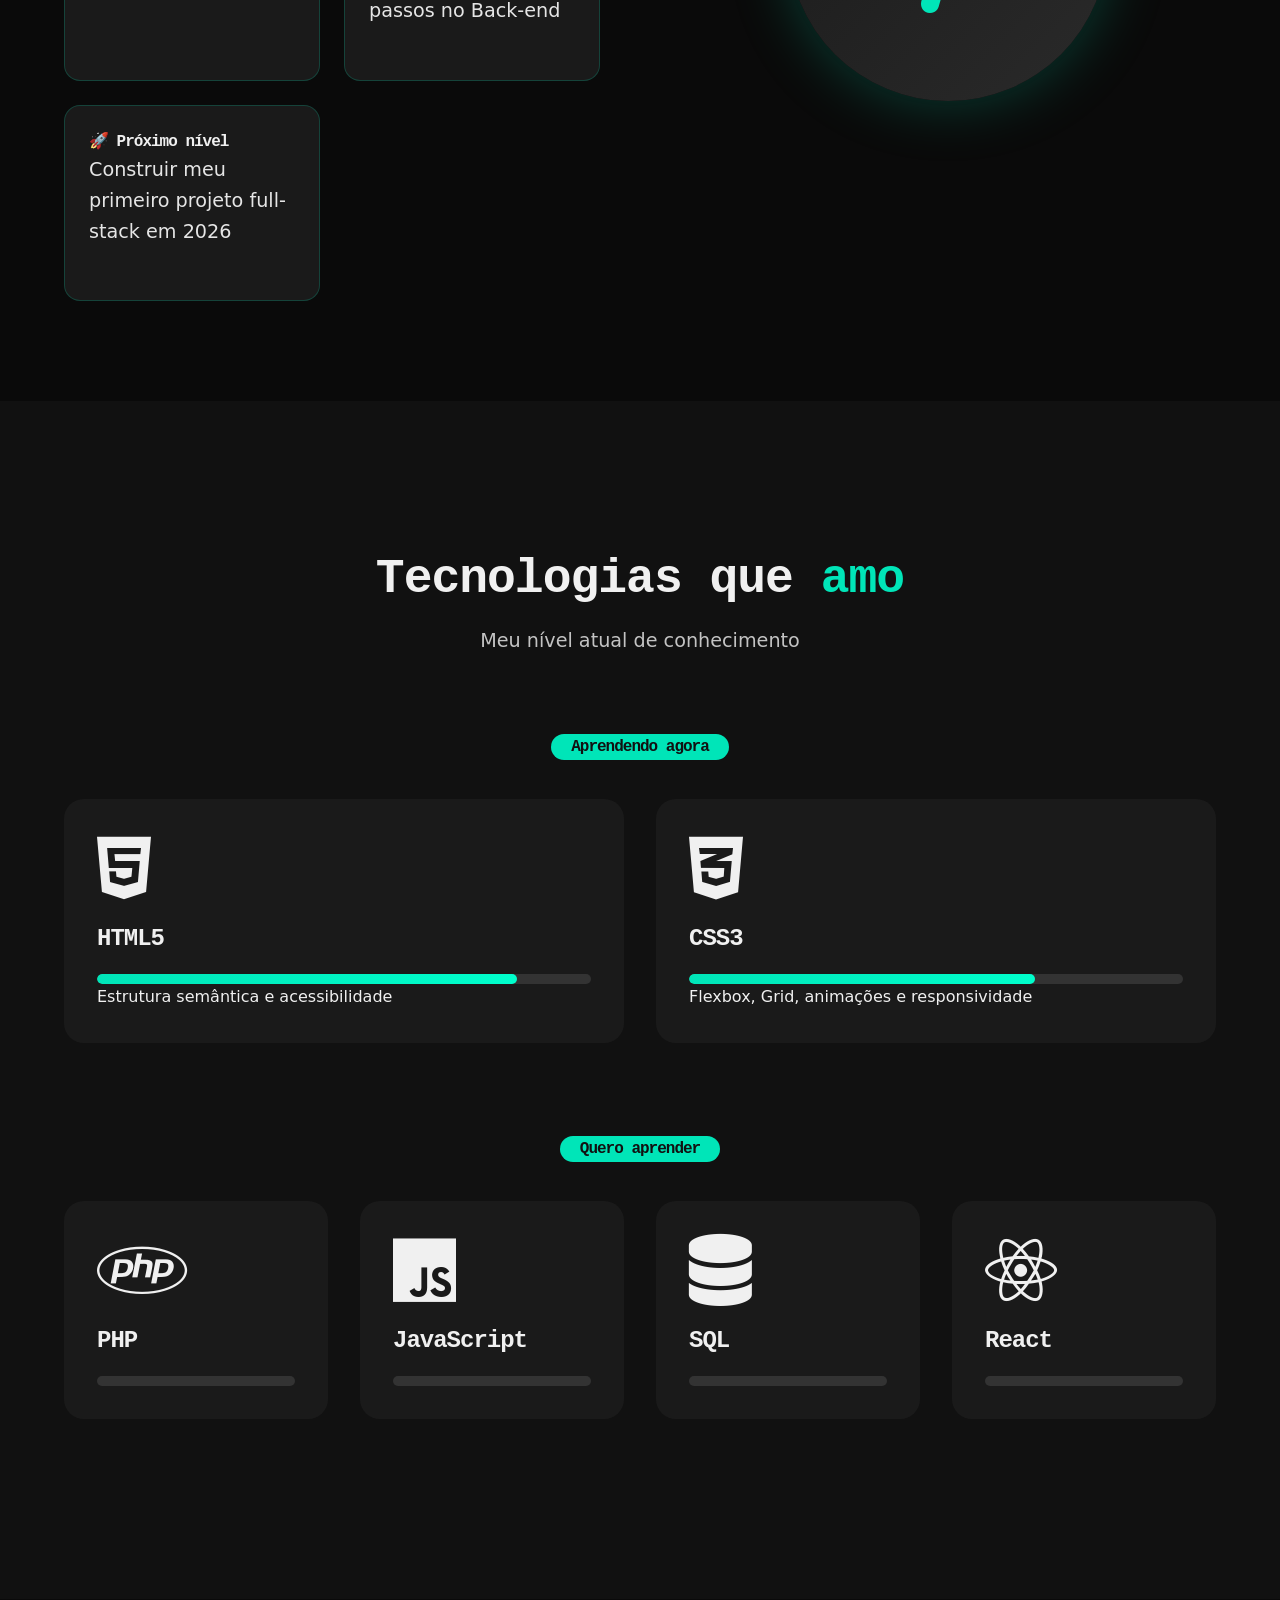
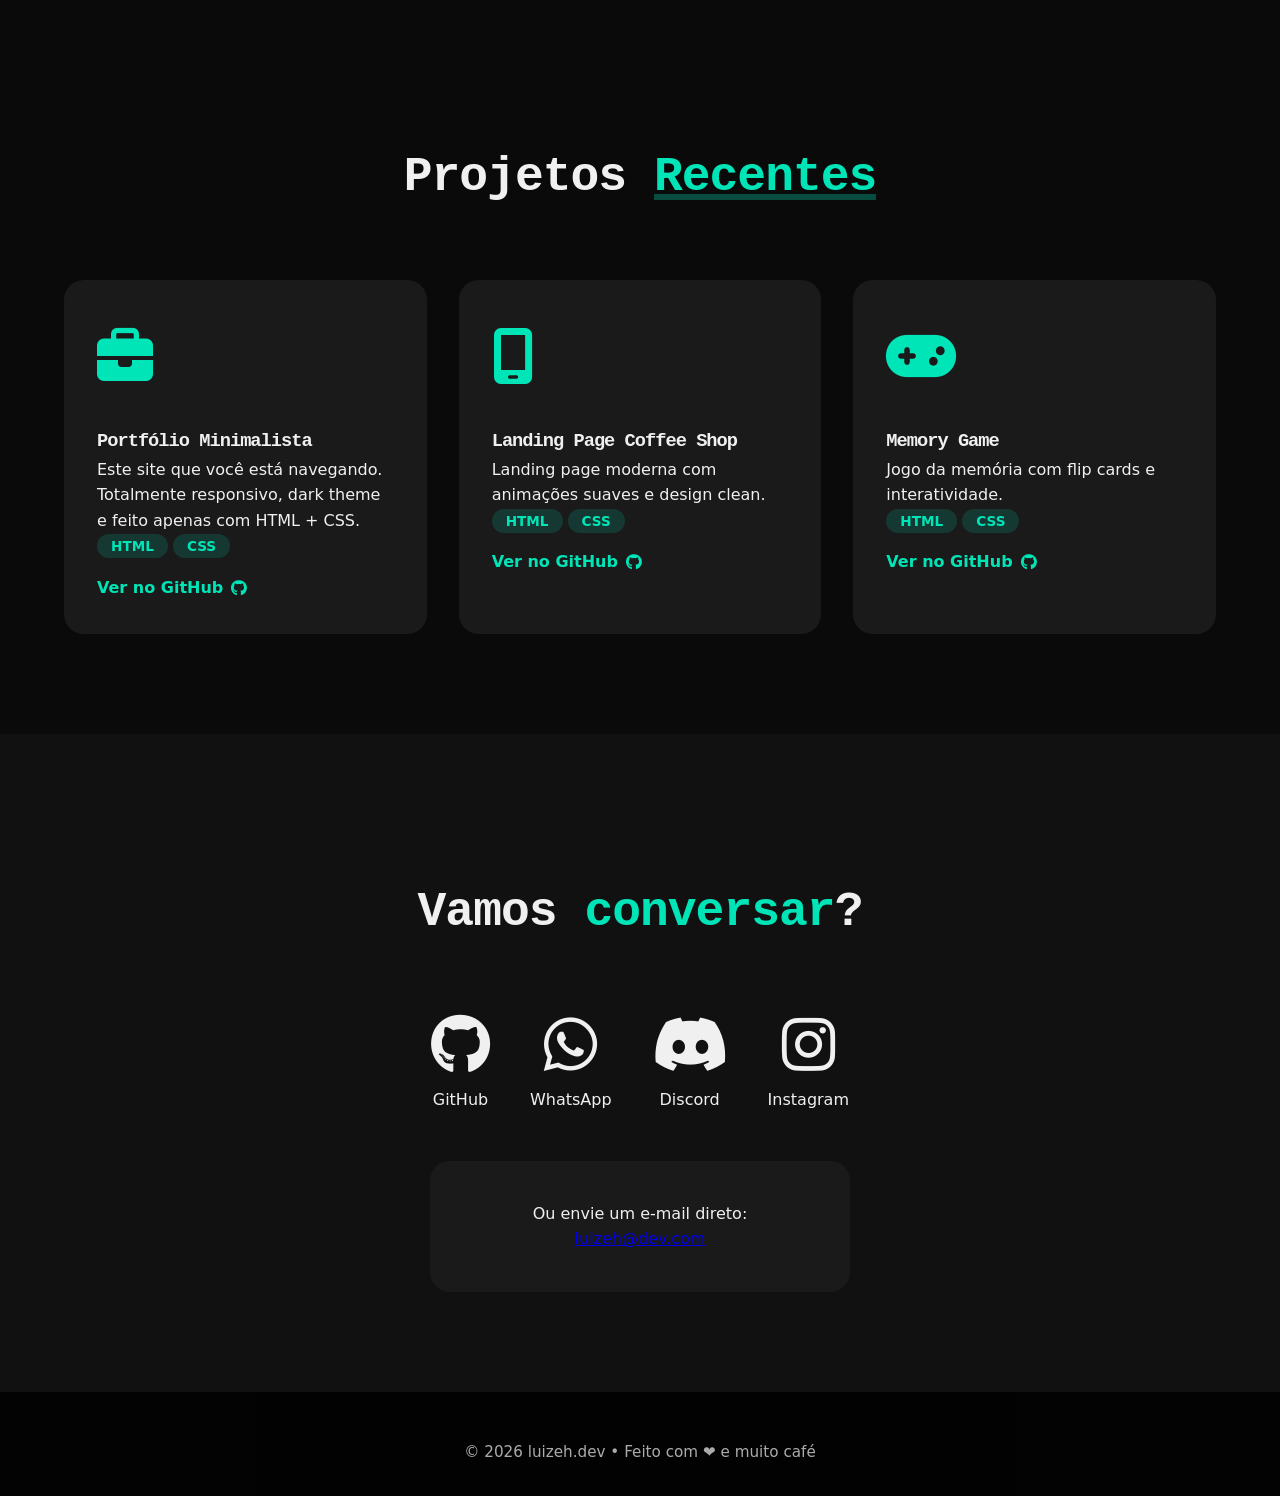
<file: chatgpt/sitegrok/index.html>
<!DOCTYPE html>
<html lang="pt-BR">
<head>
    <meta charset="UTF-8">
    <meta name="viewport" content="width=device-width, initial-scale=1.0">
    <meta name="description" content="Portfólio de luizeh - Desenvolvedor Web em formação">
    <title>luizeh.dev | Portfólio</title>
    <link rel="stylesheet" href="styles.css">
    <link rel="stylesheet" href="https://cdnjs.cloudflare.com/ajax/libs/font-awesome/6.5.1/css/all.min.css" crossorigin="anonymous" referrerpolicy="no-referrer">
</head>
<body>
    <!-- HEADER / NAV FIXA -->
    <header>
        <nav class="navbar" id="navbar">
            <a href="#" class="logo">luizeh<span class="dev-dot">.</span>dev</a>
            <ul class="menu">
                <li><a href="#inicio">Início</a></li>
                <li><a href="#sobre">Sobre Mim</a></li>
                <li><a href="#tecnologias">Tecnologias</a></li>
                <li><a href="#projetos">Projetos</a></li>
                <li><a href="#contato">Contato</a></li>
            </ul>
        </nav>
    </header>

    <!-- HERO -->
    <section id="inicio" class="hero">
        <div class="floating"><i class="fa-brands fa-html5"></i></div>
        <div class="floating"><i class="fa-brands fa-css3-alt"></i></div>
        <div class="floating"><i class="fa-solid fa-code"></i></div>
        <div class="floating"><i class="fa-brands fa-react"></i></div>

        <div class="container">
            <div class="hero-content">
                <h1>Olá, eu sou <span class="highlight">luizeh</span>!</h1>
                <p class="hero-subtitle">Desenvolvedor <span class="highlight">Front-end</span> em formação • Apaixonado por interfaces modernas e código limpo</p>
                <div class="hero-buttons">
                    <a href="#projetos" class="btn-primary">Explorar projetos</a>
                    <a href="#contato" class="btn-secondary">Falar comigo</a>
                </div>
            </div>
        </div>
    </section>

    <!-- SOBRE MIM -->
    <section id="sobre" class="section">
        <div class="container">
            <div class="section-header">
                <h2>Sobre <span class="highlight">Mim</span></h2>
            </div>
            <div class="about-grid">
                <div class="about-text">
                    <p>Olá! Meu nome é luizeh e sou de Douradina, Brasil. Estou mergulhando de cabeça no universo do desenvolvimento web e amo transformar ideias em interfaces <span class="highlight">bonitas, rápidas e intuitivas</span>.</p>
                    <p>Atualmente foco em HTML e CSS para construir experiências digitais modernas. Meu objetivo é me tornar um desenvolvedor full-stack capaz de criar aplicações completas do zero.</p>
                    <div class="about-highlights">
                        <div class="highlight-box">
                            <h4>🌍 Localização</h4>
                            <p>Douradina, PR - Brasil</p>
                        </div>
                        <div class="highlight-box">
                            <h4>🎯 Missão atual</h4>
                            <p>Masterizar Front-end e dar os primeiros passos no Back-end</p>
                        </div>
                        <div class="highlight-box">
                            <h4>🚀 Próximo nível</h4>
                            <p>Construir meu primeiro projeto full-stack em 2026</p>
                        </div>
                    </div>
                </div>
                <div class="about-visual">
                    <div class="avatar-placeholder">
                        <i class="fa-solid fa-code"></i>
                    </div>
                </div>
            </div>
        </div>
    </section>

    <!-- TECNOLOGIAS -->
    <section id="tecnologias" class="section bg-dark">
        <div class="container">
            <div class="section-header">
                <h2>Tecnologias que <span class="highlight">amo</span></h2>
                <p class="section-subtitle">Meu nível atual de conhecimento</p>
            </div>

            <!-- Aprendendo -->
            <div class="tech-category">
                <h3 class="category-title"><span class="category-label">Aprendendo agora</span></h3>
                <div class="tech-grid">
                    <div class="tech-item html">
                        <i class="fa-brands fa-html5"></i>
                        <h4>HTML5</h4>
                        <div class="progress-container">
                            <div class="progress-bar" style="width: 85%;"></div>
                            <span class="progress-text">85%</span>
                        </div>
                        <p class="tech-status">Estrutura semântica e acessibilidade</p>
                    </div>

                    <div class="tech-item css">
                        <i class="fa-brands fa-css3-alt"></i>
                        <h4>CSS3</h4>
                        <div class="progress-container">
                            <div class="progress-bar" style="width: 70%;"></div>
                            <span class="progress-text">70%</span>
                        </div>
                        <p class="tech-status">Flexbox, Grid, animações e responsividade</p>
                    </div>
                </div>
            </div>

            <!-- Quero aprender -->
            <div class="tech-category">
                <h3 class="category-title"><span class="category-label">Quero aprender</span></h3>
                <div class="tech-grid">
                    <div class="tech-item php">
                        <i class="fa-brands fa-php"></i>
                        <h4>PHP</h4>
                        <div class="progress-container">
                            <div class="progress-bar" style="width: 0%;"></div>
                            <span class="progress-text">0%</span>
                        </div>
                    </div>

                    <div class="tech-item js">
                        <i class="fa-brands fa-js"></i>
                        <h4>JavaScript</h4>
                        <div class="progress-container">
                            <div class="progress-bar" style="width: 0%;"></div>
                            <span class="progress-text">0%</span>
                        </div>
                    </div>

                    <div class="tech-item sql">
                        <i class="fa-solid fa-database"></i>
                        <h4>SQL</h4>
                        <div class="progress-container">
                            <div class="progress-bar" style="width: 0%;"></div>
                            <span class="progress-text">0%</span>
                        </div>
                    </div>

                    <div class="tech-item react">
                        <i class="fa-brands fa-react"></i>
                        <h4>React</h4>
                        <div class="progress-container">
                            <div class="progress-bar" style="width: 0%;"></div>
                            <span class="progress-text">0%</span>
                        </div>
                    </div>
                </div>
            </div>
        </div>
    </section>

    <!-- PROJETOS -->
    <section id="projetos" class="section">
        <div class="container">
            <div class="section-header">
                <h2>Projetos <span class="highlight">Recentes</span></h2>
            </div>
            <div class="projects-grid">
                <div class="project-card">
                    <div class="project-header">
                        <i class="fa-solid fa-briefcase"></i>
                    </div>
                    <h3>Portfólio Minimalista</h3>
                    <p>Este site que você está navegando. Totalmente responsivo, dark theme e feito apenas com HTML + CSS.</p>
                    <div class="project-tags">
                        <span>HTML</span>
                        <span>CSS</span>
                    </div>
                    <a href="#" class="project-link">Ver no GitHub <i class="fa-brands fa-github"></i></a>
                </div>

                <div class="project-card">
                    <div class="project-header">
                        <i class="fa-solid fa-mobile-screen"></i>
                    </div>
                    <h3>Landing Page Coffee Shop</h3>
                    <p>Landing page moderna com animações suaves e design clean.</p>
                    <div class="project-tags">
                        <span>HTML</span>
                        <span>CSS</span>
                    </div>
                    <a href="#" class="project-link">Ver no GitHub <i class="fa-brands fa-github"></i></a>
                </div>

                <div class="project-card">
                    <div class="project-header">
                        <i class="fa-solid fa-gamepad"></i>
                    </div>
                    <h3>Memory Game</h3>
                    <p>Jogo da memória com flip cards e interatividade.</p>
                    <div class="project-tags">
                        <span>HTML</span>
                        <span>CSS</span>
                    </div>
                    <a href="#" class="project-link">Ver no GitHub <i class="fa-brands fa-github"></i></a>
                </div>
            </div>
        </div>
    </section>

    <!-- CONTATO -->
    <section id="contato" class="section bg-dark">
        <div class="container">
            <div class="section-header">
                <h2>Vamos <span class="highlight">conversar</span>?</h2>
            </div>
            <div class="contact-icons">
                <a href="https://github.com/luizeh" target="_blank" class="contact-icon" aria-label="GitHub">
                    <i class="fa-brands fa-github"></i>
                    <span>GitHub</span>
                </a>
                <a href="https://wa.me/5544999999999" target="_blank" class="contact-icon" aria-label="WhatsApp">
                    <i class="fa-brands fa-whatsapp"></i>
                    <span>WhatsApp</span>
                </a>
                <a href="https://discord.com/users/luizeh" target="_blank" class="contact-icon" aria-label="Discord">
                    <i class="fa-brands fa-discord"></i>
                    <span>Discord</span>
                </a>
                <a href="https://instagram.com/luizeh.dev" target="_blank" class="contact-icon" aria-label="Instagram">
                    <i class="fa-brands fa-instagram"></i>
                    <span>Instagram</span>
                </a>
            </div>
            <div class="email-box">
                <p>Ou envie um e-mail direto:</p>
                <a href="mailto:luizeh@dev.com" class="email-link">luizeh@dev.com</a>
            </div>
        </div>
    </section>

    <!-- FOOTER -->
    <footer>
        <div class="container">
            <p>&copy; 2026 luizeh.dev • Feito com ❤️ e muito café</p>
        </div>
    </footer>

    <script>
        // Navbar fixa com efeito de scroll (leve)
        window.addEventListener('scroll', () => {
            const navbar = document.getElementById('navbar');
            if (window.scrollY > 100) {
                navbar.classList.add('scrolled');
            } else {
                navbar.classList.remove('scrolled');
            }
        });

        // Animação das barras de progresso ao entrar na seção
        const progressBars = document.querySelectorAll('.progress-bar');
        
        function animateProgress() {
            progressBars.forEach(bar => {
                const width = bar.style.width;
                bar.style.width = '0%';
                setTimeout(() => {
                    bar.style.width = width;
                }, 300);
            });
        }

        // Observador para ativar animação quando a seção de tecnologias aparecer
        const techSection = document.getElementById('tecnologias');
        const observer = new IntersectionObserver((entries) => {
            entries.forEach(entry => {
                if (entry.isIntersecting) {
                    animateProgress();
                    observer.disconnect();
                }
            });
        }, { threshold: 0.3 });

        observer.observe(techSection);
    </script>
</body>
</html>
</file>
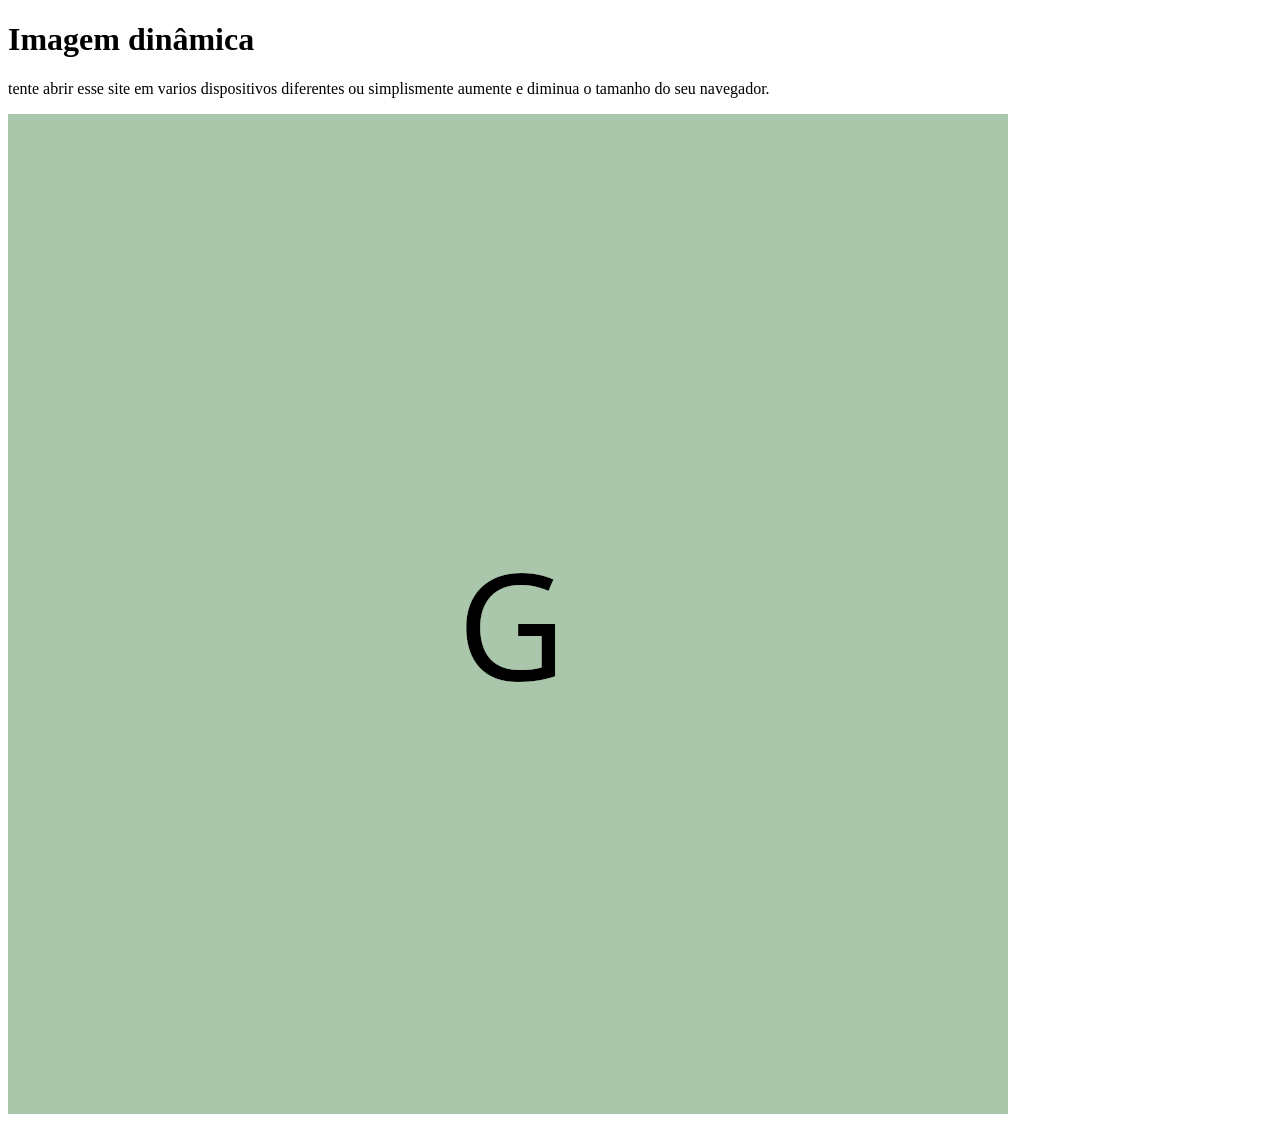
<file: exercicios/img-adaptativa/index.html>
<!DOCTYPE html>
<html lang="pt-br">
<head>
    <meta charset="UTF-8">
    <meta name="viewport" content="width=device-width, initial-scale=1.0">
    <title>imagem</title>
</head>
<body>
    <h1>Imagem dinâmica</h1>
    <p>tente abrir esse site em varios dispositivos diferentes ou simplismente aumente e diminua o tamanho do seu navegador.</p>

    <picture>
        <source media="(max-width:750px)" srcset="imgs/img-p.png" type="image/png">
        <source media="(max-width:1050px)" srcset="imgs/img-m.png" type="image/png"> <!--adaptar imagens para todos os dispositivos-->
        <img src="imgs/img-g.png" alt="imagem flexivel">
    </picture>
</body>
</html>
</file>
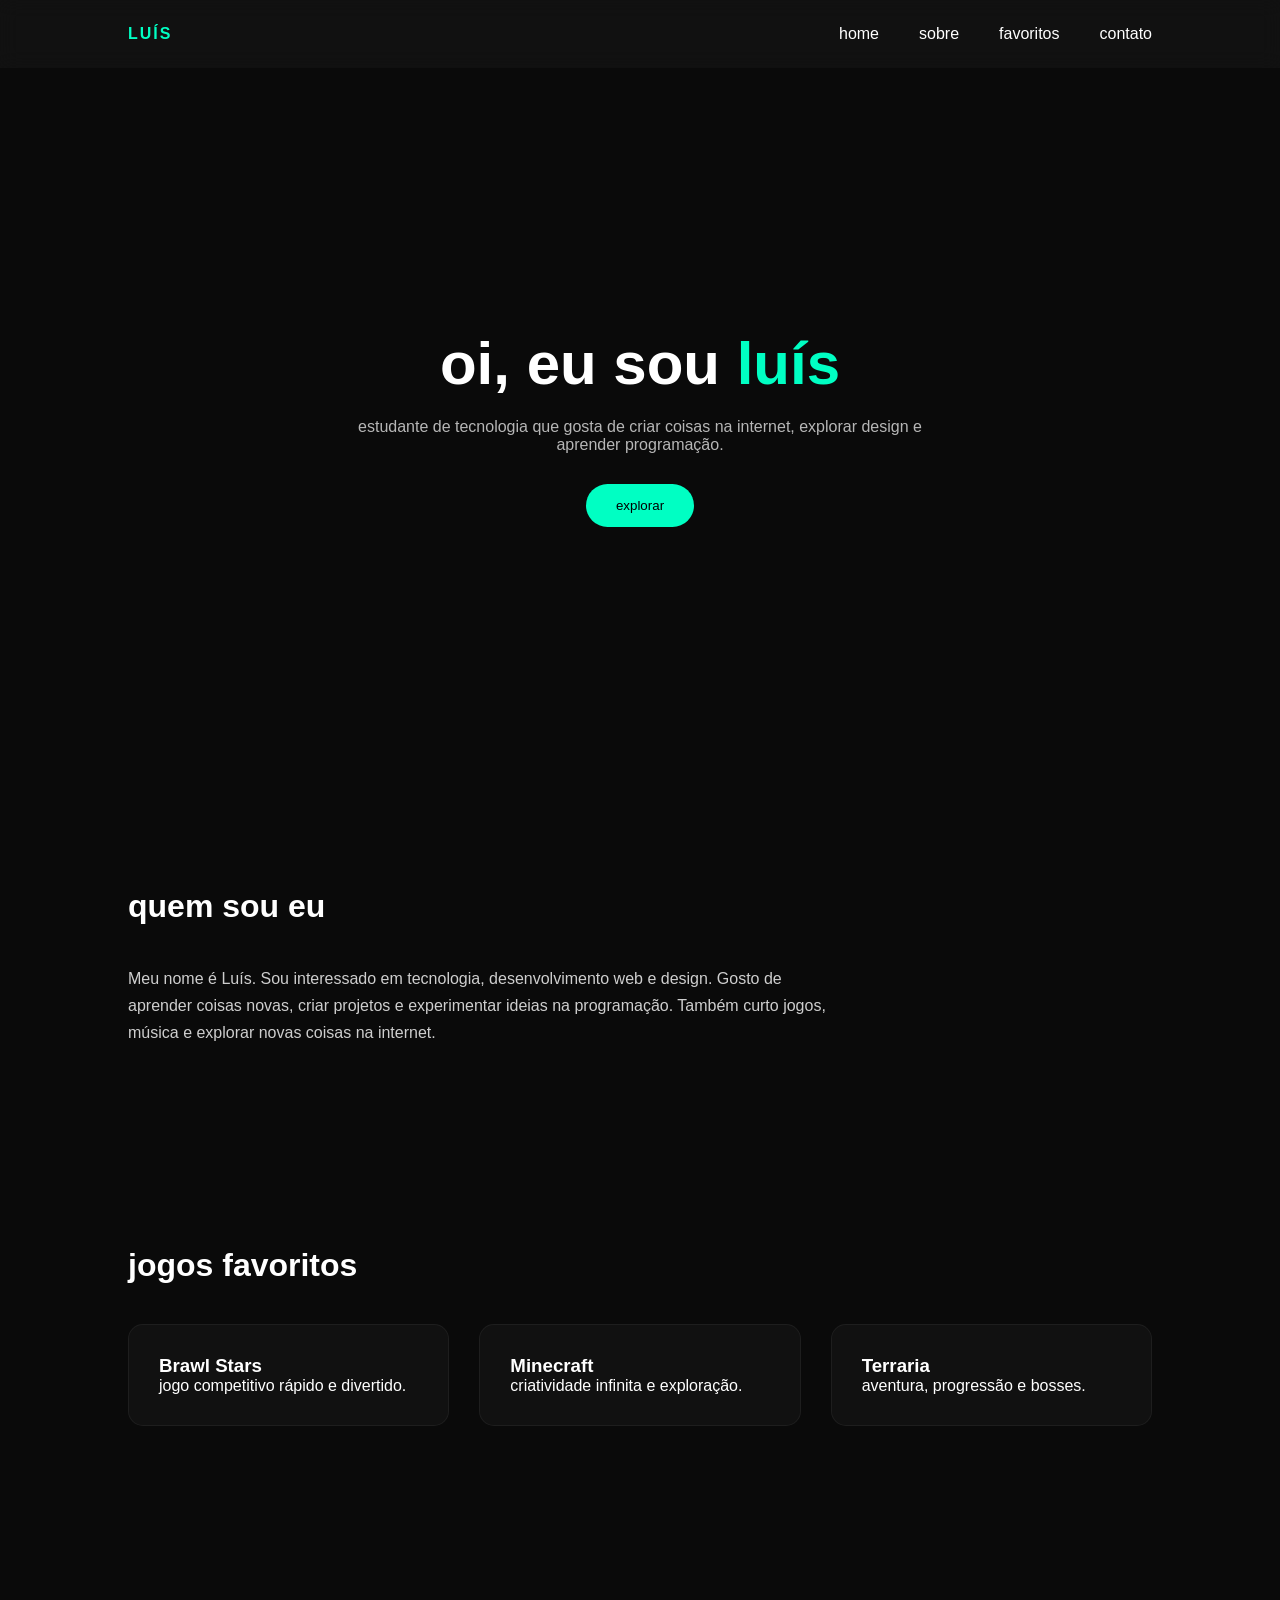
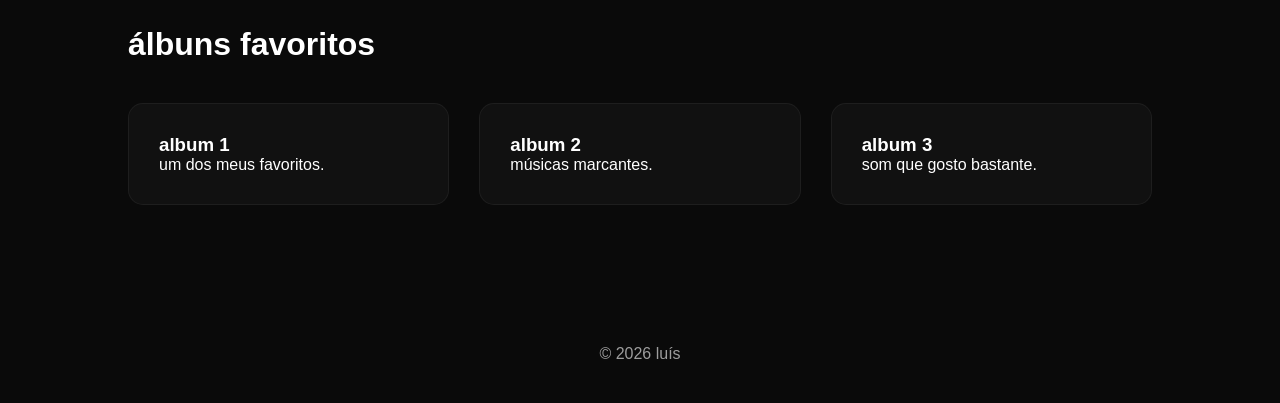
<file: exercicios/portifolio gpt/index.html>
<!DOCTYPE html>
<html lang="pt-br">

<head>

<meta charset="UTF-8">
<meta name="viewport" content="width=device-width, initial-scale=1.0">

<title>Luís | Portfolio</title>

<link rel="stylesheet" href="style.css">

</head>

<body>

<nav>

<div class="logo">LUÍS</div>

<ul>

<li><a href="#">home</a></li>
<li><a href="#">sobre</a></li>
<li><a href="#">favoritos</a></li>
<li><a href="#">contato</a></li>

</ul>

</nav>

<header class="hero">

<h1>oi, eu sou <span>luís</span></h1>

<p>
estudante de tecnologia que gosta de criar coisas na internet,
explorar design e aprender programação.
</p>

<button class="btn">explorar</button>

</header>

<section class="section">

<h2>quem sou eu</h2>

<div class="about">

<p>

Meu nome é Luís.  
Sou interessado em tecnologia, desenvolvimento web e design.

Gosto de aprender coisas novas, criar projetos e experimentar ideias na programação.

Também curto jogos, música e explorar novas coisas na internet.

</p>

</div>

</section>

<section class="section">

<h2>jogos favoritos</h2>

<div class="cards">

<div class="card">

<h3>Brawl Stars</h3>

<p>jogo competitivo rápido e divertido.</p>

</div>

<div class="card">

<h3>Minecraft</h3>

<p>criatividade infinita e exploração.</p>

</div>

<div class="card">

<h3>Terraria</h3>

<p>aventura, progressão e bosses.</p>

</div>

</div>

</section>

<section class="section">

<h2>álbuns favoritos</h2>

<div class="cards">

<div class="card">

<h3>album 1</h3>

<p>um dos meus favoritos.</p>

</div>

<div class="card">

<h3>album 2</h3>

<p>músicas marcantes.</p>

</div>

<div class="card">

<h3>album 3</h3>

<p>som que gosto bastante.</p>

</div>

</div>

</section>

<footer>

<p>© 2026 luís</p>

</footer>

</body>

</html>
</file>
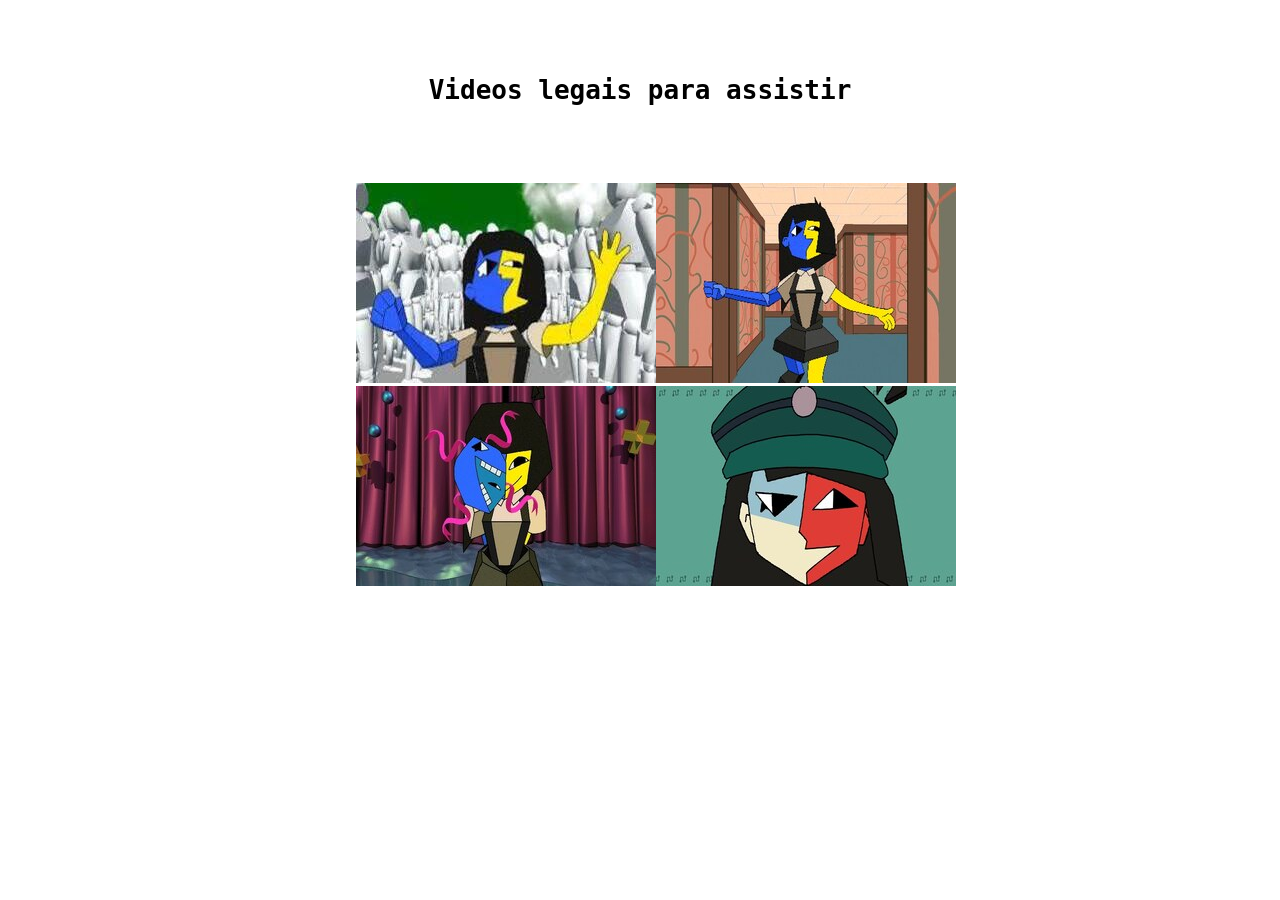
<file: md01/ena/index.html>
<!DOCTYPE html>
<html lang="pt-br">
<head>
    <meta charset="UTF-8">
    <meta name="viewport" content="width=device-width, initial-scale=1.0">
    <title>Meus Videos</title>
</head>
<body>
    <pre>
        <div align=center>
            <h1>Videos legais para assistir</h1>
        </div>
<div align="center">
    <a href="temptationstairway.html"><img src="imgs/temptationstarirway.jpg" alt="temptationstarway"></a><a href="extinctionparty.html"><img src="imgs/extinctionparty.jpg" alt="extinctionparty"></a>
    <a href="powerofpotluck.html"><img src="imgs/powerofpotluck.jpg" alt="powerofpotluck"></a><a href="newvoices.html"><img src="imgs/ena new voices.jpg" alt="newvoices"></a>
</div>
    </pre>
</body>
</html>
</file>
<file: projeto-cordel/style.css>
@import url("https://fonts.googleapis.com/css2?family=Passion+One:wght@400;700;900&family=Sriracha&display=swap");

* {
  margin: 0;
  padding: 0;
  box-sizing: border-box;
}

header {
  height: 300px;
  padding: 50px;
  background-color: black;
  color: white;
  text-align: center;
  font-family: "Passion One";
  font-size: clamp(40px, 4vw, 80px);
}

nav{
    background-color: black;
    text-align: center;
    color: white;
    font-family: verdana;
    margin-top: -70px;
}

nav a{
    color: white;
    text-decoration: none;
    font-family: verdana;
    font-weight: bold;
}

section{
    padding: 80px 30px 30px;
}

p{
    font-family: 'Sriracha';
    font-size: clamp(20px, 4vw, 67px);
}
</file>
<file: chatgpt/escarnio-deluxe/styles.css>
@charset "UTF-8";

/* ============================================
   FONTES & IMPORTS
   ============================================ */
@import url("https://fonts.googleapis.com/css2?family=Space+Grotesk:wght@300;400;500;600;700&family=Cormorant+Garamond:wght@400;500;600;700&display=swap");

/* ============================================
   VARIÁVEIS CSS
   ============================================ */
:root {
    --color-dark: #050505;
    --color-dark-secondary: #0f0f0f;
    --color-dark-tertiary: #1a1a1a;
    --color-accent: #ffffff;
    --color-accent-light: #d4d4d4;
    --color-accent-bright: #e8e8e8;
    --color-text: #f5f5f5;
    --color-text-secondary: #b0b0b0;
    --color-text-subtle: #757575;
    --color-border: #2a2a2a;
    --color-success: #10b981;
    --color-warning: #f59e0b;
    
    --font-display: "Cormorant Garamond", serif;
    --font-body: "Space Grotesk", sans-serif;
    
    --transition-fast: 0.2s cubic-bezier(0.4, 0, 0.2, 1);
    --transition-smooth: 0.4s cubic-bezier(0.4, 0, 0.2, 1);
    --transition-slow: 0.6s cubic-bezier(0.4, 0, 0.2, 1);
    
    --shadow-sm: 0 2px 8px rgba(0, 0, 0, 0.5);
    --shadow-md: 0 8px 24px rgba(0, 0, 0, 0.6);
    --shadow-lg: 0 16px 48px rgba(0, 0, 0, 0.7);
    --shadow-glow: 0 0 24px rgba(255, 255, 255, 0.08);
}

/* ============================================
   RESET & GLOBAL STYLES
   ============================================ */
* {
    margin: 0;
    padding: 0;
    box-sizing: border-box;
}

html {
    scroll-behavior: smooth;
}

body {
    font-family: var(--font-body);
    background-color: var(--color-dark);
    color: var(--color-text);
    line-height: 1.6;
    overflow-x: hidden;
}

/* ============================================
   BACKGROUND EFFECTS
   ============================================ */
.stars-bg {
    position: fixed;
    top: 0;
    left: 0;
    width: 100%;
    height: 100%;
    background-image:
        radial-gradient(2px 2px at 0 0, #ffffff, rgba(255, 255, 255, 0)),
        radial-gradient(2px 2px at 40px 60px, #ffffff, rgba(255, 255, 255, 0)),
        radial-gradient(1px 1px at 50px 50px, #ffffff, rgba(255, 255, 255, 0)),
        radial-gradient(1px 1px at 130px 80px, #ffffff, rgba(255, 255, 255, 0)),
        radial-gradient(2px 2px at 90px 10px, #ffffff, rgba(255, 255, 255, 0));
    background-size:
        200px 200px,
        150px 150px,
        170px 170px,
        140px 140px,
        180px 180px;
    background-position:
        0 0,
        40px 60px,
        130px 270px,
        70px 100px,
        0 0;
    opacity: 0.05;
    pointer-events: none;
    z-index: -1;
}

/* ============================================
   HEADER & NAVIGATION
   ============================================ */
.header {
    position: sticky;
    top: 0;
    z-index: 1000;
    background: linear-gradient(
        180deg,
        rgba(5, 5, 5, 0.95) 0%,
        rgba(5, 5, 5, 0.85) 100%
    );
    backdrop-filter: blur(12px);
    border-bottom: 1px solid var(--color-border);
    padding: 1.5rem 2rem;
}

.header-content {
    max-width: 1200px;
    margin: 0 auto;
    display: flex;
    justify-content: space-between;
    align-items: center;
    gap: 3rem;
}

.logo {
    font-family: var(--font-display);
    font-size: 1.8rem;
    font-weight: 600;
    letter-spacing: -0.5px;
    color: var(--color-text);
    text-shadow: 0 2px 12px rgba(0, 0, 0, 0.5);
}

.nav {
    display: flex;
    gap: 2rem;
}

.nav-link {
    font-size: 0.95rem;
    color: var(--color-text-secondary);
    text-decoration: none;
    font-weight: 500;
    transition: color var(--transition-fast);
    position: relative;
}

.nav-link::after {
    content: "";
    position: absolute;
    bottom: -4px;
    left: 0;
    width: 0;
    height: 2px;
    background: var(--color-text);
    transition: width var(--transition-fast);
}

.nav-link:hover {
    color: var(--color-text);
}

.nav-link:hover::after {
    width: 100%;
}

.back-button {
    display: flex;
    align-items: center;
    gap: 0.5rem;
    color: var(--color-text-secondary);
    text-decoration: none;
    font-size: 0.95rem;
    font-weight: 500;
    transition: color var(--transition-fast);
}

.back-button:hover {
    color: var(--color-text);
}

/* ============================================
   MAIN CONTAINER & SECTIONS
   ============================================ */
.container {
    max-width: 1200px;
    margin: 0 auto;
    padding: 4rem 2rem;
    position: relative;
    z-index: 1;
}

section {
    margin-bottom: 6rem;
}

/* ============================================
   HERO SECTION
   ============================================ */
.hero {
    padding: 6rem 0;
    text-align: center;
    animation: fadeInDown 0.8s var(--transition-smooth);
}

.hero-content {
    display: flex;
    flex-direction: column;
    gap: 2rem;
    align-items: center;
}

.hero-title {
    font-family: var(--font-display);
    font-size: 4rem;
    font-weight: 700;
    letter-spacing: -1px;
    line-height: 1.1;
}

.hero-subtitle {
    font-size: 1.3rem;
    color: var(--color-text-secondary);
    max-width: 500px;
}

/* ============================================
   CTA BUTTONS
   ============================================ */
.cta-button {
    display: inline-flex;
    align-items: center;
    justify-content: center;
    gap: 0.5rem;
    padding: 1rem 2.5rem;
    background: linear-gradient(135deg, #ffffff 0%, #e0e0e0 100%);
    color: #000000;
    border: none;
    border-radius: 8px;
    font-family: var(--font-body);
    font-size: 1rem;
    font-weight: 600;
    text-decoration: none;
    cursor: pointer;
    transition: all var(--transition-fast);
    position: relative;
    overflow: hidden;
    box-shadow: 0 8px 24px rgba(255, 255, 255, 0.15);
}

.cta-button::before {
    content: "";
    position: absolute;
    top: 0;
    left: -100%;
    width: 100%;
    height: 100%;
    background: rgba(0, 0, 0, 0.1);
    transition: left var(--transition-smooth);
}

.cta-button:hover {
    transform: translateY(-2px);
    box-shadow: 0 12px 32px rgba(255, 255, 255, 0.25);
}

.cta-button:hover::before {
    left: 100%;
}

/* ============================================
   ALBUM SHOWCASE
   ============================================ */
.album-showcase {
    padding: 4rem 0;
}

.album-grid {
    display: grid;
    grid-template-columns: 1fr 1.2fr;
    gap: 3rem;
    align-items: center;
}

.album-card {
    background: linear-gradient(135deg, var(--color-dark-tertiary) 0%, var(--color-dark-secondary) 100%);
    border: 1px solid var(--color-border);
    border-radius: 12px;
    padding: 2.5rem;
    display: flex;
    flex-direction: column;
    align-items: center;
    justify-content: center;
    gap: 1.5rem;
    transition: all var(--transition-smooth);
    animation: fadeInUp 0.8s var(--transition-smooth) 0.2s backwards;
}

.album-card:hover {
    border-color: var(--color-text-secondary);
    box-shadow: 0 0 24px rgba(255, 255, 255, 0.1);
    transform: translateY(-4px);
}

.album-card.yt-music {
    min-height: 280px;
}

.platform-logo {
    width: 100%;
    max-width: 150px;
    height: auto;
    filter: brightness(0.9);
    transition: filter var(--transition-fast);
}

.album-card:hover .platform-logo {
    filter: brightness(1.1);
}

.album-card p {
    font-size: 1.1rem;
    color: var(--color-text-secondary);
    text-align: center;
}

.cover-image {
    width: 100%;
    max-width: 300px;
    border-radius: 8px;
    box-shadow: 0 20px 40px rgba(0, 0, 0, 0.5);
}

/* ============================================
   AUDIO SECTION
   ============================================ */
.audio-section {
    background: linear-gradient(135deg, rgba(26, 26, 26, 0.5) 0%, rgba(15, 15, 15, 0.3) 100%);
    border: 1px solid var(--color-border);
    border-radius: 16px;
    padding: 4rem;
    text-align: center;
}

.audio-container {
    display: flex;
    flex-direction: column;
    gap: 2.5rem;
    align-items: center;
}

.section-title {
    font-family: var(--font-display);
    font-size: 2.5rem;
    font-weight: 600;
    letter-spacing: -0.5px;
    margin-bottom: 1rem;
}

.audio-player {
    width: 100%;
    max-width: 500px;
}

.audio-player audio {
    width: 100%;
    filter: brightness(0.9);
}

/* ============================================
   FEATURES SECTION
   ============================================ */
.feature-grid {
    display: grid;
    grid-template-columns: repeat(auto-fit, minmax(280px, 1fr));
    gap: 2rem;
}

.feature-card {
    background: linear-gradient(135deg, var(--color-dark-tertiary) 0%, var(--color-dark-secondary) 100%);
    border: 1px solid var(--color-border);
    border-radius: 12px;
    padding: 2.5rem 2rem;
    text-align: center;
    transition: all var(--transition-smooth);
    animation: fadeInUp 0.8s var(--transition-smooth) backwards;
}

.feature-card:nth-child(1) {
    animation-delay: 0.1s;
}

.feature-card:nth-child(2) {
    animation-delay: 0.2s;
}

.feature-card:nth-child(3) {
    animation-delay: 0.3s;
}

.feature-card:hover {
    border-color: var(--color-text-secondary);
    box-shadow: 0 0 24px rgba(255, 255, 255, 0.1);
    transform: translateY(-6px);
}

.feature-icon {
    font-size: 3rem;
    margin-bottom: 1rem;
}

.feature-card h4 {
    font-family: var(--font-display);
    font-size: 1.3rem;
    margin-bottom: 0.75rem;
    color: var(--color-text);
}

.feature-card p {
    color: var(--color-text-secondary);
    font-size: 0.95rem;
    line-height: 1.6;
}

/* ============================================
   TESTIMONIALS SECTION
   ============================================ */
.testimonials {
    margin-bottom: 6rem;
}

.testimonial-grid {
    display: grid;
    grid-template-columns: repeat(auto-fit, minmax(300px, 1fr));
    gap: 2rem;
    margin-top: 3rem;
}

.testimonial-card {
    background: linear-gradient(135deg, var(--color-dark-tertiary) 0%, var(--color-dark-secondary) 100%);
    border: 1px solid var(--color-border);
    border-radius: 12px;
    padding: 2.5rem;
    position: relative;
    transition: all var(--transition-smooth);
    animation: fadeInUp 0.8s var(--transition-smooth) backwards;
}

.testimonial-card:nth-child(1) {
    animation-delay: 0.1s;
}

.testimonial-card:nth-child(2) {
    animation-delay: 0.2s;
}

.testimonial-card:nth-child(3) {
    animation-delay: 0.3s;
}

.testimonial-card:nth-child(4) {
    animation-delay: 0.4s;
}

.testimonial-card:hover {
    border-color: var(--color-text-secondary);
    box-shadow: 0 0 24px rgba(255, 255, 255, 0.1);
    transform: translateY(-4px);
}

.testimonial-header {
    display: flex;
    justify-content: space-between;
    align-items: flex-start;
    margin-bottom: 1.5rem;
}

.artist-badge {
    color: var(--color-text);
    font-family: var(--font-display);
    font-size: 1.2rem;
    font-weight: 600;
}

.quote-mark {
    font-family: var(--font-display);
    font-size: 3rem;
    color: var(--color-text-secondary);
    opacity: 0.4;
    line-height: 1;
}

.quote {
    font-family: var(--font-display);
    font-size: 1.4rem;
    font-weight: 600;
    line-height: 1.4;
    margin: 1rem 0;
}

.testimonial-accent {
    position: absolute;
    bottom: 0;
    left: 0;
    width: 4px;
    height: 40%;
    background: linear-gradient(180deg, var(--color-text-secondary), transparent);
    border-radius: 4px 0 0 0;
}

/* ============================================
   REASONS SECTION
   ============================================ */
.reasons-container {
    display: grid;
    grid-template-columns: repeat(auto-fit, minmax(260px, 1fr));
    gap: 2rem;
    margin-top: 3rem;
}

.reason-card {
    background: linear-gradient(135deg, var(--color-dark-tertiary) 0%, var(--color-dark-secondary) 100%);
    border: 1px solid var(--color-border);
    border-radius: 12px;
    padding: 2.5rem 2rem;
    position: relative;
    transition: all var(--transition-smooth);
    animation: fadeInUp 0.8s var(--transition-smooth) backwards;
}

.reason-card:nth-child(1) {
    animation-delay: 0.1s;
}

.reason-card:nth-child(2) {
    animation-delay: 0.2s;
}

.reason-card:nth-child(3) {
    animation-delay: 0.3s;
}

.reason-card:nth-child(4) {
    animation-delay: 0.4s;
}

.reason-card:hover {
    border-color: var(--color-text-secondary);
    box-shadow: 0 0 24px rgba(255, 255, 255, 0.1);
    transform: translateY(-6px);
}

.reason-number {
    display: block;
    font-family: var(--font-display);
    font-size: 2.5rem;
    font-weight: 700;
    color: var(--color-text);
    margin-bottom: 1rem;
    opacity: 0.8;
}

.reason-card h3 {
    font-family: var(--font-display);
    font-size: 1.3rem;
    margin-bottom: 0.75rem;
    color: var(--color-text);
}

.reason-card p {
    color: var(--color-text-secondary);
    font-size: 0.95rem;
    line-height: 1.6;
}

/* ============================================
   DIVIDER
   ============================================ */
.divider {
    height: 1px;
    background: linear-gradient(90deg, transparent, var(--color-border), transparent);
    margin: 4rem 0;
}

/* ============================================
   CHOICE SECTION
   ============================================ */
.choice-section {
    text-align: center;
}

.section-subtitle {
    font-size: 1.4rem;
    color: var(--color-text-secondary);
    margin-top: 1rem;
}

.choice-container {
    display: flex;
    justify-content: center;
    margin-top: 3rem;
    animation: fadeInUp 0.8s var(--transition-smooth) 0.2s backwards;
}

.choice-video {
    max-width: 100%;
    height: auto;
    border-radius: 12px;
    box-shadow: 0 20px 60px rgba(0, 0, 0, 0.5);
    transition: box-shadow var(--transition-smooth);
}

.choice-video:hover {
    box-shadow: 0 20px 80px rgba(0, 0, 0, 0.6);
}

/* ============================================
   CTA SECTION
   ============================================ */
.cta-section {
    text-align: center;
    padding: 4rem;
    background: linear-gradient(135deg, rgba(26, 26, 26, 0.5) 0%, rgba(15, 15, 15, 0.3) 100%);
    border: 1px solid var(--color-border);
    border-radius: 16px;
    animation: fadeInUp 0.8s var(--transition-smooth) 0.3s backwards;
}

.cta-section h3 {
    font-family: var(--font-display);
    font-size: 2rem;
    margin-bottom: 2rem;
}

.cta-links {
    display: flex;
    gap: 1.5rem;
    justify-content: center;
    flex-wrap: wrap;
}

.link-button {
    display: inline-flex;
    align-items: center;
    justify-content: center;
    padding: 1rem 2rem;
    border-radius: 8px;
    font-family: var(--font-body);
    font-size: 1rem;
    font-weight: 600;
    text-decoration: none;
    transition: all var(--transition-fast);
    position: relative;
}

.link-button.primary {
    background: linear-gradient(135deg, #ffffff 0%, #e0e0e0 100%);
    color: #000000;
    box-shadow: 0 8px 24px rgba(255, 255, 255, 0.15);
}

.link-button.primary:hover {
    transform: translateY(-2px);
    box-shadow: 0 12px 32px rgba(255, 255, 255, 0.25);
}

.link-button.secondary {
    border: 2px solid var(--color-text-secondary);
    color: var(--color-text);
}

.link-button.secondary:hover {
    border-color: var(--color-text);
    color: var(--color-text);
    background: rgba(255, 255, 255, 0.05);
}

/* ============================================
   DOWNLOADS SECTION
   ============================================ */
.downloads-hero {
    text-align: center;
    margin-bottom: 4rem;
}

.downloads-grid {
    display: grid;
    grid-template-columns: repeat(auto-fit, minmax(300px, 1fr));
    gap: 2.5rem;
    margin-bottom: 4rem;
}

.download-card {
    background: linear-gradient(135deg, var(--color-dark-tertiary) 0%, var(--color-dark-secondary) 100%);
    border: 1px solid var(--color-border);
    border-radius: 12px;
    padding: 3rem 2rem;
    text-align: center;
    transition: all var(--transition-smooth);
    animation: fadeInUp 0.8s var(--transition-smooth) backwards;
    display: flex;
    flex-direction: column;
    align-items: center;
    gap: 1.5rem;
}

.download-card:nth-child(1) {
    animation-delay: 0.1s;
}

.download-card:nth-child(2) {
    animation-delay: 0.2s;
}

.download-card:nth-child(3) {
    animation-delay: 0.3s;
}

.download-card:hover {
    border-color: var(--color-accent);
    box-shadow: var(--shadow-glow);
    transform: translateY(-8px);
}

.download-icon {
    font-size: 3.5rem;
}

.download-card h3 {
    font-family: var(--font-display);
    font-size: 1.4rem;
    color: var(--color-text);
}

.download-description {
    color: var(--color-text-secondary);
    font-size: 0.95rem;
    line-height: 1.6;
}

.download-button {
    display: inline-flex;
    align-items: center;
    justify-content: center;
    gap: 0.5rem;
    padding: 0.9rem 2rem;
    background: linear-gradient(135deg, #ffffff 0%, #e0e0e0 100%);
    color: #000000;
    border: none;
    border-radius: 8px;
    font-family: var(--font-body);
    font-size: 0.95rem;
    font-weight: 600;
    text-decoration: none;
    cursor: pointer;
    transition: all var(--transition-fast);
    box-shadow: 0 8px 20px rgba(255, 255, 255, 0.1);
}

.download-button:hover {
    transform: translateY(-2px);
    box-shadow: 0 12px 28px rgba(255, 255, 255, 0.2);
}

.download-button::after {
    content: "↓";
    display: inline-block;
    opacity: 0;
    transition: opacity var(--transition-fast);
}

.download-button:hover::after {
    opacity: 1;
}

/* ============================================
   INFO BOX
   ============================================ */
.info-box {
    background: linear-gradient(135deg, rgba(26, 26, 26, 0.4) 0%, rgba(15, 15, 15, 0.2) 100%);
    border: 1px solid rgba(176, 176, 176, 0.2);
    border-radius: 12px;
    padding: 2rem;
    text-align: center;
}

.info-box h3 {
    color: var(--color-text);
    font-family: var(--font-display);
    font-size: 1.2rem;
    margin-bottom: 0.75rem;
}

.info-box p {
    color: var(--color-text-secondary);
    font-size: 0.95rem;
}

/* ============================================
   FOOTER
   ============================================ */
.footer {
    background: linear-gradient(180deg, transparent, rgba(5, 5, 5, 0.95));
    border-top: 1px solid var(--color-border);
    padding: 3rem 2rem;
    text-align: center;
    margin-top: 6rem;
    position: relative;
    z-index: 1;
}

.footer p {
    color: var(--color-text-secondary);
    font-size: 0.95rem;
    margin: 0.5rem 0;
}

.footer-note {
    font-size: 0.85rem;
    color: var(--color-text-subtle);
}

/* ============================================
   ANIMATIONS
   ============================================ */
@keyframes fadeInDown {
    from {
        opacity: 0;
        transform: translateY(-30px);
    }
    to {
        opacity: 1;
        transform: translateY(0);
    }
}

@keyframes fadeInUp {
    from {
        opacity: 0;
        transform: translateY(30px);
    }
    to {
        opacity: 1;
        transform: translateY(0);
    }
}

/* ============================================
   RESPONSIVE DESIGN
   ============================================ */
@media (max-width: 768px) {
    .header-content {
        flex-direction: column;
        gap: 1.5rem;
    }

    .logo {
        font-size: 1.5rem;
    }

    .nav {
        gap: 1rem;
    }

    .nav-link {
        font-size: 0.9rem;
    }

    .container {
        padding: 2rem 1rem;
    }

    .hero-title {
        font-size: 2.5rem;
    }

    .hero-subtitle {
        font-size: 1.1rem;
    }

    .section-title {
        font-size: 2rem;
    }

    .album-grid {
        grid-template-columns: 1fr;
        gap: 2rem;
    }

    .cta-links {
        flex-direction: column;
    }

    .link-button {
        width: 100%;
    }

    .choice-container {
        margin-top: 2rem;
    }

    .choice-video {
        width: 100%;
    }

    .testimonial-grid,
    .reasons-container,
    .downloads-grid,
    .feature-grid {
        grid-template-columns: 1fr;
    }

    .cta-section {
        padding: 2rem;
    }

    .audio-section {
        padding: 2rem;
    }
}

@media (max-width: 480px) {
    .header {
        padding: 1rem;
    }

    .logo {
        font-size: 1.3rem;
    }

    .nav {
        gap: 0.75rem;
    }

    .hero-title {
        font-size: 2rem;
    }

    .section-title {
        font-size: 1.6rem;
    }

    .cta-button {
        padding: 0.85rem 1.75rem;
        font-size: 0.95rem;
    }

    .feature-card,
    .album-card,
    .testimonial-card,
    .reason-card {
        padding: 1.5rem 1rem;
    }

    .footer {
        padding: 2rem 1rem;
    }
}

/* ============================================
   SCROLLBAR STYLING (opcional)
   ============================================ */
::-webkit-scrollbar {
    width: 10px;
}

::-webkit-scrollbar-track {
    background: var(--color-dark);
}

::-webkit-scrollbar-thumb {
    background: linear-gradient(180deg, var(--color-text-secondary), var(--color-text));
    border-radius: 5px;
}

::-webkit-scrollbar-thumb:hover {
    background: linear-gradient(180deg, var(--color-text), var(--color-text-secondary));
}
</file>
<file: chatgpt/siteclaude/style.css>
/* ============================================================
   luizeh.dev — Portfolio CSS
   Paleta: Preto dominante + verde neon + roxo elétrico
   Fontes: Bebas Neue (display) + Space Mono (código) + DM Sans (corpo)
   ============================================================ */

/* ---------- RESET & VARIÁVEIS ---------- */
*, *::before, *::after {
  box-sizing: border-box;
  margin: 0;
  padding: 0;
}

:root {
  --black:    #080808;
  --dark:     #0f0f0f;
  --card-bg:  #141414;
  --card-bg2: #1a1a1a;
  --border:   #222222;
  --accent:   #00ff88;
  --accent2:  #7b2fff;
  --accent3:  #ff6b35;
  --muted:    #555;
  --text:     #d0d0d0;
  --white:    #f0f0f0;

  --ff-display: 'Bebas Neue', sans-serif;
  --ff-mono:    'Space Mono', monospace;
  --ff-body:    'DM Sans', sans-serif;

  --radius: 12px;
  --radius-lg: 20px;
  --transition: 0.3s cubic-bezier(0.4, 0, 0.2, 1);
}

html {
  scroll-behavior: smooth;
}

body {
  background-color: var(--black);
  color: var(--text);
  font-family: var(--ff-body);
  font-size: 16px;
  line-height: 1.7;
  overflow-x: hidden;
}

/* ---------- UTILIDADES ---------- */
.accent        { color: var(--accent); }
.highlight     { color: var(--accent); font-weight: 700; }
.container     { max-width: 1100px; margin: 0 auto; padding: 0 2rem; }
.section       { padding: 6rem 0; position: relative; overflow: hidden; }
.section-label {
  font-family: var(--ff-mono);
  font-size: 0.8rem;
  color: var(--accent);
  letter-spacing: 0.12em;
  margin-bottom: 0.75rem;
  opacity: 0.8;
}
.section-title {
  font-family: var(--ff-display);
  font-size: clamp(2.4rem, 5vw, 4rem);
  color: var(--white);
  line-height: 1.05;
  margin-bottom: 3rem;
  letter-spacing: 0.02em;
}

/* ---------- NAVBAR ---------- */
.navbar {
  position: fixed;
  top: 0;
  left: 0;
  right: 0;
  z-index: 1000;
  display: flex;
  align-items: center;
  justify-content: space-between;
  padding: 1rem 2.5rem;
  background: rgba(8, 8, 8, 0.85);
  backdrop-filter: blur(18px);
  -webkit-backdrop-filter: blur(18px);
  border-bottom: 1px solid var(--border);
}

.nav-logo {
  font-family: var(--ff-mono);
  font-size: 1.25rem;
  font-weight: 700;
  color: var(--white);
  letter-spacing: -0.02em;
}

.nav-links {
  display: flex;
  gap: 2rem;
  list-style: none;
}

.nav-links a {
  font-family: var(--ff-mono);
  font-size: 0.82rem;
  color: var(--muted);
  text-decoration: none;
  letter-spacing: 0.05em;
  transition: color var(--transition);
  position: relative;
  padding-bottom: 2px;
}

.nav-links a::after {
  content: '';
  position: absolute;
  bottom: -2px;
  left: 0;
  width: 0;
  height: 1px;
  background: var(--accent);
  transition: width var(--transition);
}

.nav-links a:hover { color: var(--accent); }
.nav-links a:hover::after { width: 100%; }

.nav-indicator {
  width: 8px; height: 8px;
  border-radius: 50%;
  background: var(--accent);
  box-shadow: 0 0 8px var(--accent);
  animation: pulse-dot 2s infinite;
}

@keyframes pulse-dot {
  0%, 100% { opacity: 1; transform: scale(1); }
  50% { opacity: 0.4; transform: scale(0.75); }
}

/* ---------- BOTÕES ---------- */
.btn {
  display: inline-flex;
  align-items: center;
  gap: 0.5rem;
  padding: 0.75rem 1.75rem;
  border-radius: var(--radius);
  font-family: var(--ff-mono);
  font-size: 0.85rem;
  text-decoration: none;
  font-weight: 700;
  letter-spacing: 0.05em;
  transition: all var(--transition);
  cursor: pointer;
}

.btn--primary {
  background: var(--accent);
  color: var(--black);
  border: 2px solid var(--accent);
}
.btn--primary:hover {
  background: transparent;
  color: var(--accent);
  box-shadow: 0 0 24px rgba(0,255,136,0.25);
}

.btn--ghost {
  background: transparent;
  color: var(--white);
  border: 2px solid var(--border);
}
.btn--ghost:hover {
  border-color: var(--accent);
  color: var(--accent);
}

/* ---------- BLOBS FLUTUANTES ---------- */
.float-blob {
  position: absolute;
  border-radius: 50%;
  filter: blur(80px);
  pointer-events: none;
  z-index: 0;
}

.float-blob--1 {
  width: 500px; height: 500px;
  background: radial-gradient(circle, rgba(0,255,136,0.12) 0%, transparent 70%);
  top: -10%; right: -5%;
  animation: float-slow 8s ease-in-out infinite;
}
.float-blob--2 {
  width: 350px; height: 350px;
  background: radial-gradient(circle, rgba(123,47,255,0.12) 0%, transparent 70%);
  bottom: 5%; left: -8%;
  animation: float-slow 10s ease-in-out infinite reverse;
}
.float-blob--3 {
  width: 200px; height: 200px;
  background: radial-gradient(circle, rgba(255,107,53,0.08) 0%, transparent 70%);
  top: 40%; left: 30%;
  animation: float-slow 6s ease-in-out infinite;
}
.float-blob--sobre1 {
  width: 400px; height: 400px;
  background: radial-gradient(circle, rgba(123,47,255,0.1) 0%, transparent 70%);
  top: -10%; right: -10%;
  animation: float-slow 9s ease-in-out infinite;
}
.float-blob--proj1 {
  width: 350px; height: 350px;
  background: radial-gradient(circle, rgba(0,255,136,0.08) 0%, transparent 70%);
  bottom: 0; left: -5%;
  animation: float-slow 11s ease-in-out infinite reverse;
}
.float-blob--contact1 {
  width: 450px; height: 450px;
  background: radial-gradient(circle, rgba(123,47,255,0.12) 0%, transparent 70%);
  top: -20%; right: -10%;
  animation: float-slow 7s ease-in-out infinite;
}

@keyframes float-slow {
  0%, 100% { transform: translateY(0px) scale(1); }
  50% { transform: translateY(-30px) scale(1.05); }
}

/* ---------- FLOATS GEOMÉTRICOS ---------- */
.float-geo {
  position: absolute;
  font-family: var(--ff-mono);
  font-weight: 700;
  pointer-events: none;
  z-index: 0;
  opacity: 0.06;
  color: var(--accent);
  user-select: none;
}
.float-geo--1 { font-size: 5rem; top: 15%; left: 5%; animation: float-geo-a 7s ease-in-out infinite; }
.float-geo--2 { font-size: 4rem; top: 60%; right: 8%; animation: float-geo-b 9s ease-in-out infinite; }
.float-geo--3 { font-size: 6rem; bottom: 15%; left: 15%; animation: float-geo-a 11s ease-in-out infinite reverse; }
.float-geo--4 { font-size: 8rem; top: 30%; right: 25%; animation: float-geo-b 6s ease-in-out infinite; }
.float-geo--lang1 { font-size: 4rem; top: 5%; right: 5%; animation: float-geo-a 8s ease-in-out infinite; }
.float-geo--lang2 { font-size: 3.5rem; bottom: 5%; left: 3%; animation: float-geo-b 10s ease-in-out infinite; }
.float-geo--contact1 { font-size: 7rem; bottom: 10%; right: 5%; animation: float-geo-a 12s ease-in-out infinite reverse; }

@keyframes float-geo-a {
  0%, 100% { transform: translateY(0) rotate(0deg); }
  50% { transform: translateY(-20px) rotate(5deg); }
}
@keyframes float-geo-b {
  0%, 100% { transform: translateY(0) rotate(0deg); }
  50% { transform: translateY(15px) rotate(-4deg); }
}

/* ---------- HERO ---------- */
.hero {
  min-height: 100vh;
  display: flex;
  align-items: center;
  justify-content: space-between;
  gap: 3rem;
  padding: 8rem 4rem 5rem;
  position: relative;
  overflow: hidden;
}

.hero > * { position: relative; z-index: 1; }

.hero-content { flex: 1; max-width: 560px; }

.hero-tag {
  font-family: var(--ff-mono);
  font-size: 0.82rem;
  color: var(--accent);
  letter-spacing: 0.1em;
  margin-bottom: 1.25rem;
  opacity: 0.9;
}

.hero-title {
  font-family: var(--ff-display);
  font-size: clamp(3.5rem, 7vw, 6.5rem);
  color: var(--white);
  line-height: 1;
  letter-spacing: 0.01em;
  margin-bottom: 1.5rem;
}

.hero-name {
  display: block;
  font-size: clamp(4rem, 9vw, 8rem);
  -webkit-text-stroke: 2px var(--accent);
  color: transparent;
  line-height: 0.95;
}

.hero-sub {
  font-size: 1.05rem;
  color: var(--text);
  max-width: 440px;
  margin-bottom: 2.5rem;
  line-height: 1.75;
}

.hero-cta {
  display: flex;
  gap: 1rem;
  flex-wrap: wrap;
}

/* CODE CARD */
.hero-visual { flex: 0 0 auto; }

.code-card {
  background: var(--card-bg);
  border: 1px solid var(--border);
  border-radius: var(--radius-lg);
  width: 340px;
  font-family: var(--ff-mono);
  font-size: 0.82rem;
  box-shadow: 0 0 60px rgba(0,255,136,0.06), 0 40px 80px rgba(0,0,0,0.6);
  transition: transform var(--transition), box-shadow var(--transition);
  animation: hero-card-float 6s ease-in-out infinite;
}

.code-card:hover {
  transform: translateY(-6px) scale(1.02);
  box-shadow: 0 0 60px rgba(0,255,136,0.18), 0 50px 80px rgba(0,0,0,0.7);
}

@keyframes hero-card-float {
  0%, 100% { transform: translateY(0); }
  50% { transform: translateY(-12px); }
}

.code-card__header {
  display: flex;
  align-items: center;
  gap: 0.5rem;
  padding: 0.85rem 1.25rem;
  border-bottom: 1px solid var(--border);
}

.dot {
  width: 12px; height: 12px;
  border-radius: 50%;
}
.dot--red    { background: #ff5f57; }
.dot--yellow { background: #febc2e; }
.dot--green  { background: #28c840; }

.code-card__title {
  margin-left: auto;
  color: var(--muted);
  font-size: 0.75rem;
}

.code-card__body {
  padding: 1.4rem 1.6rem;
  line-height: 1.9;
  white-space: pre;
  overflow-x: auto;
}

.c-keyword { color: #c792ea; }
.c-var     { color: #82aaff; }
.c-prop    { color: #7fe1c3; }
.c-str     { color: var(--accent); }

/* ---------- SOBRE ---------- */
.sobre { background: linear-gradient(180deg, var(--black) 0%, var(--dark) 100%); }

.sobre-grid {
  display: grid;
  grid-template-columns: 1fr 1fr;
  gap: 4rem;
  align-items: start;
}

.sobre-text p {
  color: var(--text);
  margin-bottom: 1.25rem;
  font-size: 1.02rem;
}

.sobre-stats {
  display: flex;
  gap: 1.5rem;
  margin-top: 2.5rem;
}

.stat-card {
  background: var(--card-bg);
  border: 1px solid var(--border);
  border-radius: var(--radius);
  padding: 1.25rem 1.5rem;
  display: flex;
  flex-direction: column;
  gap: 0.25rem;
  flex: 1;
  transition: all var(--transition);
  cursor: default;
}

.stat-card:hover {
  border-color: var(--accent);
  background: rgba(0,255,136,0.04);
  transform: translateY(-4px);
  box-shadow: 0 12px 32px rgba(0,255,136,0.1);
}

.stat-num {
  font-family: var(--ff-display);
  font-size: 2.4rem;
  line-height: 1;
}

.stat-label {
  font-size: 0.75rem;
  color: var(--muted);
  font-family: var(--ff-mono);
  line-height: 1.4;
}

/* Avatar */
.sobre-card {
  background: var(--card-bg);
  border: 1px solid var(--border);
  border-radius: var(--radius-lg);
  padding: 2.5rem;
  display: flex;
  flex-direction: column;
  align-items: center;
  gap: 2rem;
  transition: all var(--transition);
}

.sobre-card:hover {
  border-color: rgba(123,47,255,0.4);
  box-shadow: 0 0 40px rgba(123,47,255,0.1);
  transform: translateY(-4px);
}

.avatar-wrapper {
  position: relative;
  width: 130px;
  height: 130px;
  display: flex;
  align-items: center;
  justify-content: center;
}

.avatar-ring {
  position: absolute;
  inset: 0;
  border-radius: 50%;
  border: 2px solid var(--accent);
  animation: spin-ring 8s linear infinite;
  border-top-color: transparent;
  border-right-color: transparent;
}

@keyframes spin-ring {
  to { transform: rotate(360deg); }
}

.avatar-inner {
  width: 110px; height: 110px;
  background: linear-gradient(135deg, var(--card-bg2), var(--dark));
  border-radius: 50%;
  display: flex;
  align-items: center;
  justify-content: center;
  border: 1px solid var(--border);
}

.avatar-icon {
  font-size: 3rem;
  color: var(--accent2);
}

.avatar-badge {
  position: absolute;
  bottom: 0; right: -10px;
  background: var(--accent);
  color: var(--black);
  font-family: var(--ff-mono);
  font-size: 0.7rem;
  font-weight: 700;
  padding: 0.25rem 0.6rem;
  border-radius: 999px;
}

.sobre-info-list {
  display: flex;
  flex-direction: column;
  gap: 0.85rem;
  width: 100%;
}

.info-item {
  display: flex;
  align-items: center;
  gap: 0.85rem;
  font-size: 0.92rem;
  color: var(--text);
  font-family: var(--ff-mono);
  padding: 0.6rem 0.8rem;
  border-radius: 8px;
  transition: background var(--transition);
}

.info-item:hover { background: rgba(255,255,255,0.03); }

.info-item .accent { font-size: 0.9rem; width: 16px; text-align: center; }

/* ---------- LINGUAGENS ---------- */
.linguagens { background: var(--black); }

.lang-group { margin-bottom: 3rem; }

.lang-group-title {
  margin-bottom: 1.5rem;
}

.badge {
  display: inline-block;
  font-family: var(--ff-mono);
  font-size: 0.78rem;
  font-weight: 700;
  padding: 0.3rem 0.85rem;
  border-radius: 999px;
  letter-spacing: 0.05em;
}

.badge--green {
  background: rgba(0,255,136,0.12);
  color: var(--accent);
  border: 1px solid rgba(0,255,136,0.3);
}

.badge--orange {
  background: rgba(255,107,53,0.1);
  color: var(--accent3);
  border: 1px solid rgba(255,107,53,0.3);
}

.lang-grid {
  display: grid;
  grid-template-columns: repeat(auto-fill, minmax(260px, 1fr));
  gap: 1.25rem;
}

.lang-card {
  background: var(--card-bg);
  border: 1px solid var(--border);
  border-radius: var(--radius);
  padding: 1.25rem 1.5rem;
  display: flex;
  align-items: center;
  gap: 1.25rem;
  transition: all var(--transition);
  cursor: default;
}

.lang-card:hover {
  transform: translateY(-5px);
  border-color: rgba(0,255,136,0.35);
  box-shadow: 0 12px 32px rgba(0,255,136,0.08);
  background: var(--card-bg2);
}

.lang-card--future { opacity: 0.6; }
.lang-card--future:hover { opacity: 1; border-color: rgba(255,107,53,0.3); box-shadow: 0 12px 32px rgba(255,107,53,0.08); }

.lang-card__icon {
  font-size: 2.2rem;
  width: 52px; height: 52px;
  border-radius: 10px;
  display: flex;
  align-items: center;
  justify-content: center;
  flex-shrink: 0;
}

.html-icon { background: rgba(228,77,38,0.15); color: #e34c26; }
.css-icon  { background: rgba(38,77,228,0.15); color: #264de4; }
.js-icon   { background: rgba(240,219,79,0.15); color: #f0db4f; }
.php-icon  { background: rgba(119,123,179,0.15); color: #777bb3; }
.sql-icon  { background: rgba(0,150,255,0.12); color: #0096ff; }
.react-icon{ background: rgba(97,218,251,0.12); color: #61dafb; }

.lang-card__info {
  flex: 1;
  display: flex;
  flex-direction: column;
  gap: 0.5rem;
}

.lang-name {
  font-family: var(--ff-mono);
  font-size: 0.88rem;
  font-weight: 700;
  color: var(--white);
  letter-spacing: 0.04em;
}

/* Progress Bar */
.progress-bar-wrap {
  display: flex;
  align-items: center;
  gap: 0.6rem;
}

.progress-bar {
  flex: 1;
  height: 6px;
  background: var(--border);
  border-radius: 999px;
  overflow: hidden;
  position: relative;
}

.progress-fill {
  height: 100%;
  width: var(--pct);
  background: linear-gradient(90deg, var(--accent2), var(--accent));
  border-radius: 999px;
  position: relative;
  /* Animação via scroll view usando @keyframes e animation-play-state */
  animation: fill-bar 1.4s cubic-bezier(0.4,0,0.2,1) forwards;
  transform-origin: left;
}

/* Para os cards "futuros" com 0% */
.lang-card--future .progress-fill {
  background: var(--border);
}

@keyframes fill-bar {
  from { clip-path: inset(0 100% 0 0); }
  to   { clip-path: inset(0 0% 0 0); }
}

.progress-label {
  font-family: var(--ff-mono);
  font-size: 0.72rem;
  color: var(--muted);
  min-width: 28px;
  text-align: right;
}

/* React spinning icon */
.react-icon i {
  animation: spin-react 4s linear infinite;
}
@keyframes spin-react {
  to { transform: rotate(360deg); }
}

/* ---------- PROJETOS ---------- */
.projetos { background: var(--dark); }

.projetos-grid {
  display: grid;
  grid-template-columns: repeat(auto-fill, minmax(300px, 1fr));
  gap: 1.5rem;
}

.projeto-card {
  background: var(--card-bg);
  border: 1px solid var(--border);
  border-radius: var(--radius-lg);
  padding: 2rem;
  display: flex;
  flex-direction: column;
  gap: 1rem;
  transition: all var(--transition);
  cursor: default;
}

.projeto-card:hover {
  border-color: rgba(0,255,136,0.3);
  box-shadow: 0 16px 48px rgba(0,255,136,0.08);
  transform: translateY(-6px);
  background: var(--card-bg2);
}

.projeto-card--upcoming { opacity: 0.5; }
.projeto-card--upcoming:hover { opacity: 0.8; border-color: rgba(255,107,53,0.25); box-shadow: 0 16px 48px rgba(255,107,53,0.07); }

.projeto-card__top {
  display: flex;
  align-items: center;
  justify-content: space-between;
}

.projeto-icon { font-size: 1.6rem; }

.projeto-links {
  display: flex;
  gap: 1rem;
}

.projeto-links a {
  color: var(--muted);
  font-size: 1.1rem;
  text-decoration: none;
  transition: color var(--transition);
}

.projeto-links a:hover { color: var(--accent); }

.coming-soon-badge {
  font-family: var(--ff-mono);
  font-size: 0.72rem;
  color: var(--accent3);
  border: 1px solid rgba(255,107,53,0.3);
  padding: 0.2rem 0.6rem;
  border-radius: 999px;
}

.projeto-title {
  font-family: var(--ff-display);
  font-size: 1.5rem;
  color: var(--white);
  letter-spacing: 0.03em;
}

.projeto-desc {
  font-size: 0.9rem;
  color: var(--muted);
  line-height: 1.7;
  flex: 1;
}

.projeto-tags {
  display: flex;
  gap: 0.5rem;
  flex-wrap: wrap;
}

.tag {
  font-family: var(--ff-mono);
  font-size: 0.72rem;
  font-weight: 700;
  padding: 0.2rem 0.65rem;
  border-radius: 6px;
  letter-spacing: 0.05em;
}

.html-tag  { background: rgba(228,77,38,0.12); color: #e34c26; }
.css-tag   { background: rgba(38,77,228,0.12); color: #6e8de4; }
.js-tag    { background: rgba(240,219,79,0.12); color: #f0db4f; }
.react-tag { background: rgba(97,218,251,0.12); color: #61dafb; }

/* ---------- CONTATO ---------- */
.contato { background: var(--black); }

.contato-sub {
  font-size: 1.05rem;
  color: var(--muted);
  margin-top: -1.5rem;
  margin-bottom: 3rem;
  max-width: 520px;
}

.contato-grid {
  display: grid;
  grid-template-columns: repeat(auto-fill, minmax(260px, 1fr));
  gap: 1.25rem;
}

.contato-card {
  display: flex;
  align-items: center;
  gap: 1.25rem;
  padding: 1.5rem 1.75rem;
  border-radius: var(--radius-lg);
  border: 1px solid var(--border);
  background: var(--card-bg);
  text-decoration: none;
  color: var(--text);
  transition: all var(--transition);
  position: relative;
  overflow: hidden;
}

.contato-card::before {
  content: '';
  position: absolute;
  inset: 0;
  opacity: 0;
  transition: opacity var(--transition);
}

.contato-card:hover { transform: translateY(-5px); }
.contato-card:hover::before { opacity: 1; }
.contato-card:hover .contato-card__arrow { transform: translateX(4px); opacity: 1; }

.contato-card--github:hover  { border-color: rgba(255,255,255,0.2); box-shadow: 0 12px 32px rgba(255,255,255,0.06); }
.contato-card--whatsapp:hover{ border-color: rgba(37,211,102,0.3); box-shadow: 0 12px 32px rgba(37,211,102,0.1); }
.contato-card--discord:hover { border-color: rgba(88,101,242,0.3); box-shadow: 0 12px 32px rgba(88,101,242,0.1); }
.contato-card--instagram:hover{ border-color: rgba(225,48,108,0.3); box-shadow: 0 12px 32px rgba(225,48,108,0.1); }

.contato-card__icon {
  font-size: 1.8rem;
  width: 52px; height: 52px;
  border-radius: 12px;
  display: flex;
  align-items: center;
  justify-content: center;
  flex-shrink: 0;
  transition: all var(--transition);
}

.contato-card--github   .contato-card__icon { background: rgba(255,255,255,0.06); color: #fff; }
.contato-card--whatsapp .contato-card__icon { background: rgba(37,211,102,0.12); color: #25d366; }
.contato-card--discord  .contato-card__icon { background: rgba(88,101,242,0.12); color: #5865f2; }
.contato-card--instagram .contato-card__icon { background: rgba(225,48,108,0.1); color: #e1306c; }

.contato-card:hover .contato-card__icon { transform: scale(1.12); }

.contato-card__info {
  display: flex;
  flex-direction: column;
  gap: 0.15rem;
  flex: 1;
}

.contato-card__name {
  font-family: var(--ff-mono);
  font-size: 0.9rem;
  font-weight: 700;
  color: var(--white);
}

.contato-card__handle {
  font-size: 0.8rem;
  color: var(--muted);
  font-family: var(--ff-mono);
}

.contato-card__arrow {
  font-size: 0.85rem;
  color: var(--muted);
  opacity: 0;
  transition: all var(--transition);
}

/* ---------- FOOTER ---------- */
.footer {
  border-top: 1px solid var(--border);
  padding: 2rem 2.5rem;
  background: var(--dark);
}

.footer-inner {
  display: flex;
  align-items: center;
  justify-content: space-between;
  flex-wrap: wrap;
  gap: 1rem;
  max-width: 1100px;
  margin: 0 auto;
}

.footer-logo {
  font-family: var(--ff-mono);
  font-size: 1rem;
  font-weight: 700;
  color: var(--white);
}

.footer-copy {
  font-size: 0.82rem;
  color: var(--muted);
  font-family: var(--ff-mono);
}

.footer-right {
  font-size: 0.78rem;
  color: var(--border);
  font-family: var(--ff-mono);
}

/* ---------- ANIMAÇÃO DE SCROLL (CSS only) ---------- */
/* Usando @keyframes com animation-timeline onde suportado */
@supports (animation-timeline: scroll()) {
  .lang-card,
  .projeto-card,
  .contato-card,
  .stat-card {
    animation: fade-in-up linear both;
    animation-timeline: view();
    animation-range: entry 0% entry 25%;
  }

  .sobre-card,
  .sobre-text {
    animation: fade-in-up linear both;
    animation-timeline: view();
    animation-range: entry 0% entry 30%;
  }
}

/* Fallback para navegadores sem suporte a animation-timeline */
@supports not (animation-timeline: scroll()) {
  .lang-card,
  .projeto-card,
  .contato-card,
  .stat-card,
  .sobre-card,
  .sobre-text {
    opacity: 1;
  }
}

@keyframes fade-in-up {
  from {
    opacity: 0;
    transform: translateY(30px);
  }
  to {
    opacity: 1;
    transform: translateY(0);
  }
}

/* ---------- RESPONSIVO ---------- */
@media (max-width: 900px) {
  .hero {
    flex-direction: column;
    padding: 8rem 2rem 4rem;
    text-align: center;
  }

  .hero-sub { margin: 0 auto 2.5rem; }
  .hero-cta { justify-content: center; }
  .hero-visual { width: 100%; display: flex; justify-content: center; }
  .code-card { width: 100%; max-width: 360px; }

  .sobre-grid { grid-template-columns: 1fr; gap: 2.5rem; }

  .nav-links { display: none; }

  .sobre-stats { gap: 1rem; }
}

@media (max-width: 600px) {
  .navbar { padding: 1rem 1.25rem; }
  .section { padding: 4rem 0; }
  .contato-grid,
  .lang-grid,
  .projetos-grid { grid-template-columns: 1fr; }
  .footer-inner { flex-direction: column; text-align: center; }
}
</file>
<file: chatgpt/sitegrok/styles.css>
:root {
            --bg: #0a0a0a;
            --nav: #111111;
            --card: #1a1a1a;
            --text: #f0f0f0;
            --accent: #00e5b8;
            --highlight: #00e5b8;
        }

        * {
            margin: 0;
            padding: 0;
            box-sizing: border-box;
        }

        body {
            font-family: system-ui, -apple-system, BlinkMacSystemFont, "Segoe UI", Roboto, sans-serif;
            background-color: var(--bg);
            color: var(--text);
            line-height: 1.6;
            overflow-x: hidden;
        }

        h1, h2, h3, h4 {
            font-family: "Courier New", Courier, monospace;
            font-weight: 700;
            letter-spacing: -1px;
        }

        /* NAVBAR FIXA */
        .navbar {
            background-color: var(--nav);
            position: fixed;
            top: 0;
            left: 0;
            width: 100%;
            z-index: 1000;
            padding: 1.2rem 5%;
            display: flex;
            align-items: center;
            justify-content: space-between;
            border-bottom: 1px solid rgba(0, 229, 184, 0.15);
            transition: all 0.3s ease;
        }

        .navbar.scrolled {
            background-color: rgba(17, 17, 17, 0.95);
            backdrop-filter: blur(10px);
            padding: 1rem 5%;
        }

        .logo {
            font-size: 2rem;
            font-weight: 900;
            color: var(--accent);
            letter-spacing: 3px;
            text-decoration: none;
        }

        .menu {
            display: flex;
            list-style: none;
            gap: 2.5rem;
        }

        .menu a {
            color: var(--text);
            text-decoration: none;
            font-weight: 500;
            transition: all 0.3s ease;
            position: relative;
        }

        .menu a:hover {
            color: var(--accent);
        }

        .menu a::after {
            content: '';
            position: absolute;
            width: 0;
            height: 2px;
            bottom: -4px;
            left: 0;
            background-color: var(--accent);
            transition: width 0.3s ease;
        }

        .menu a:hover::after {
            width: 100%;
        }

        /* HERO */
        .hero {
            min-height: 100vh;
            background: linear-gradient(135deg, #111111, #1f1f1f);
            display: flex;
            align-items: center;
            text-align: center;
            position: relative;
            overflow: hidden;
        }

        .hero::before {
            content: '';
            position: absolute;
            top: -50%;
            left: -50%;
            width: 200%;
            height: 200%;
            background: radial-gradient(circle, rgba(0,229,184,0.08) 0%, transparent 70%);
            animation: float-bg 30s infinite linear;
        }

        .hero-content {
            max-width: 900px;
            margin: 0 auto;
            padding: 0 5%;
            position: relative;
            z-index: 2;
        }

        .hero h1 {
            font-size: clamp(3rem, 8vw, 5.5rem);
            margin-bottom: 1rem;
        }

        .highlight {
            color: var(--highlight);
            position: relative;
        }

        .highlight::after {
            content: '';
            position: absolute;
            bottom: 4px;
            left: 0;
            width: 100%;
            height: 6px;
            background-color: rgba(0, 229, 184, 0.3);
            z-index: -1;
        }

        .hero-subtitle {
            font-size: 1.5rem;
            margin-bottom: 2.5rem;
            opacity: 0.9;
        }

        .hero-buttons {
            display: flex;
            gap: 1rem;
            justify-content: center;
            flex-wrap: wrap;
        }

        .btn-primary {
            background-color: var(--accent);
            color: #111;
            padding: 1rem 2.5rem;
            border-radius: 50px;
            font-weight: 700;
            text-decoration: none;
            transition: all 0.3s;
            box-shadow: 0 10px 30px rgba(0, 229, 184, 0.3);
        }

        .btn-primary:hover {
            transform: translateY(-4px);
            box-shadow: 0 15px 35px rgba(0, 229, 184, 0.4);
        }

        .btn-secondary {
            background: transparent;
            color: var(--text);
            border: 2px solid var(--accent);
            padding: 1rem 2.5rem;
            border-radius: 50px;
            font-weight: 700;
            text-decoration: none;
            transition: all 0.3s;
        }

        .btn-secondary:hover {
            background-color: var(--accent);
            color: #111;
        }

        /* Elementos flutuantes */
        .floating {
            position: absolute;
            color: rgba(0, 229, 184, 0.15);
            font-size: 4rem;
            animation: float 25s infinite ease-in-out;
            pointer-events: none;
            z-index: 1;
        }

        .floating:nth-child(1) { top: 15%; left: 10%; animation-delay: 0s; }
        .floating:nth-child(2) { top: 35%; right: 15%; animation-delay: 8s; font-size: 5rem; }
        .floating:nth-child(3) { bottom: 25%; left: 20%; animation-delay: 15s; }
        .floating:nth-child(4) { top: 60%; right: 25%; animation-delay: 4s; font-size: 3.5rem; }

        @keyframes float {
            0%, 100% { transform: translateY(0) rotate(0deg); }
            50% { transform: translateY(-80px) rotate(15deg); }
        }

        @keyframes float-bg {
            0% { transform: rotate(0deg); }
            100% { transform: rotate(360deg); }
        }

        /* Seções */
        .section {
            padding: 140px 0 100px;
            position: relative;
        }

        .bg-dark {
            background-color: #111111;
        }

        .container {
            max-width: 1280px;
            margin: 0 auto;
            padding: 0 5%;
        }

        .section-header {
            text-align: center;
            margin-bottom: 4rem;
        }

        .section-header h2 {
            font-size: 3rem;
            margin-bottom: 0.5rem;
        }

        .section-subtitle {
            font-size: 1.2rem;
            opacity: 0.8;
            max-width: 600px;
            margin: 0 auto;
        }

        /* Sobre */
        .about-grid {
            display: grid;
            grid-template-columns: 1fr 1fr;
            gap: 5rem;
            align-items: center;
        }

        .about-text p {
            font-size: 1.2rem;
            margin-bottom: 1.8rem;
            opacity: 0.95;
        }

        .about-highlights {
            display: grid;
            grid-template-columns: repeat(auto-fit, minmax(200px, 1fr));
            gap: 1.5rem;
        }

        .highlight-box {
            background: var(--card);
            padding: 1.5rem;
            border-radius: 16px;
            border: 1px solid rgba(0, 229, 184, 0.2);
            transition: all 0.4s ease;
        }

        .highlight-box:hover {
            transform: translateY(-8px);
            border-color: var(--accent);
        }

        .avatar-placeholder {
            width: 320px;
            height: 320px;
            background: linear-gradient(135deg, #1a1a1a, #2a2a2a);
            border-radius: 50%;
            display: flex;
            align-items: center;
            justify-content: center;
            font-size: 9rem;
            color: var(--accent);
            position: relative;
            margin: 0 auto;
            box-shadow: 0 0 60px rgba(0, 229, 184, 0.25);
            transition: all 0.5s ease;
        }

        .avatar-placeholder:hover {
            transform: scale(1.05) rotate(5deg);
        }

        /* Tecnologias */
        .tech-category {
            margin-bottom: 5rem;
        }

        .category-title {
            font-size: 1.8rem;
            margin-bottom: 2rem;
            text-align: center;
        }

        .category-label {
            background-color: var(--accent);
            color: #111;
            padding: 4px 20px;
            border-radius: 50px;
            font-size: 1rem;
            font-weight: 700;
        }

        .tech-grid {
            display: grid;
            grid-template-columns: repeat(auto-fit, minmax(260px, 1fr));
            gap: 2rem;
        }

        .tech-item {
            background-color: var(--card);
            padding: 2rem;
            border-radius: 20px;
            transition: all 0.4s cubic-bezier(0.4, 0, 0.2, 1);
            border: 1px solid transparent;
            position: relative;
            overflow: hidden;
        }

        .tech-item:hover {
            transform: translateY(-15px) scale(1.03);
            border-color: var(--accent);
            box-shadow: 0 25px 50px rgba(0, 229, 184, 0.2);
        }

        .tech-item i {
            font-size: 4.5rem;
            margin-bottom: 1rem;
            display: block;
            transition: all 0.4s;
        }

        .tech-item:hover i {
            transform: scale(1.15);
        }

        .tech-item h4 {
            font-size: 1.5rem;
            margin-bottom: 1rem;
        }

        /* Barra de progresso */
        .progress-container {
            height: 10px;
            background: #333;
            border-radius: 10px;
            overflow: hidden;
            margin-top: 1rem;
            position: relative;
        }

        .progress-bar {
            height: 100%;
            background: linear-gradient(90deg, var(--accent), #00ffcc);
            border-radius: 10px;
            width: 0;
            transition: width 2.5s cubic-bezier(0.34, 1.56, 0.64, 1);
            position: relative;
        }

        .progress-text {
            position: absolute;
            right: 10px;
            top: -22px;
            font-size: 0.9rem;
            font-weight: 700;
            color: var(--accent);
        }

        /* Projetos */
        .projects-grid {
            display: grid;
            grid-template-columns: repeat(auto-fit, minmax(360px, 1fr));
            gap: 2rem;
        }

        .project-card {
            background-color: var(--card);
            border-radius: 20px;
            padding: 2rem;
            transition: all 0.5s cubic-bezier(0.4, 0, 0.2, 1);
            border: 1px solid transparent;
        }

        .project-card:hover {
            transform: translateY(-20px) scale(1.03);
            box-shadow: 0 30px 60px rgba(0, 229, 184, 0.25);
            border-color: var(--accent);
        }

        .project-header {
            font-size: 3.5rem;
            color: var(--accent);
            margin-bottom: 1.5rem;
            transition: all 0.4s;
        }

        .project-card:hover .project-header {
            transform: scale(1.1);
        }

        .project-tags span {
            background-color: rgba(0, 229, 184, 0.15);
            color: var(--accent);
            padding: 4px 14px;
            border-radius: 50px;
            font-size: 0.85rem;
            font-weight: 600;
        }

        .project-link {
            color: var(--accent);
            text-decoration: none;
            display: inline-flex;
            align-items: center;
            gap: 8px;
            font-weight: 600;
            margin-top: 1rem;
        }

        /* Contato */
        .contact-icons {
            display: flex;
            justify-content: center;
            gap: 2.5rem;
            flex-wrap: wrap;
            margin: 3rem 0;
        }

        .contact-icon {
            display: flex;
            flex-direction: column;
            align-items: center;
            gap: 12px;
            color: var(--text);
            text-decoration: none;
            transition: all 0.4s ease;
        }

        .contact-icon:hover {
            transform: translateY(-12px);
        }

        .contact-icon i {
            font-size: 3.8rem;
            transition: all 0.4s;
        }

        .contact-icon:hover i {
            color: var(--accent);
            transform: scale(1.25) rotate(15deg);
        }

        .email-box {
            text-align: center;
            background: var(--card);
            padding: 2.5rem;
            border-radius: 20px;
            max-width: 420px;
            margin: 3rem auto 0;
            transition: all 0.4s;
        }

        .email-box:hover {
            transform: scale(1.03);
        }

        /* Footer */
        footer {
            background-color: #000;
            padding: 3rem 0 2rem;
            text-align: center;
            font-size: 0.95rem;
            opacity: 0.7;
        }

        /* Responsividade */
        @media (max-width: 768px) {
            .menu {
                display: none;
            }

            .about-grid {
                grid-template-columns: 1fr;
                text-align: center;
            }

            .hero-buttons {
                flex-direction: column;
                align-items: center;
            }
        }

        /* Scroll suave */
        html {
            scroll-behavior: smooth;
        }
</file>
<file: exercicios/portifolio gpt/style.css>
*{
margin:0;
padding:0;
box-sizing:border-box;
font-family:Segoe UI, sans-serif;
}

body{
background:#0a0a0a;
color:white;
}

/* NAVBAR */

nav{

display:flex;
justify-content:space-between;
align-items:center;

padding:25px 10%;

background:rgba(255,255,255,0.03);

backdrop-filter:blur(10px);

}

.logo{

color:#00ffc3;
font-weight:bold;
letter-spacing:2px;

}

nav ul{

display:flex;
gap:40px;
list-style:none;

}

/* LINK STYLE */

nav a{

text-decoration:none;
color:white;
position:relative;

padding:5px 0;

}

/* UNDERLINE ANIMADA */

nav a::after{

content:"";

position:absolute;

left:0;
bottom:-5px;

width:0;
height:2px;

background:#00ffc3;

transition:0.4s;

}

nav a:hover::after{

width:100%;

}

/* HERO */

.hero{

height:80vh;

display:flex;
flex-direction:column;

justify-content:center;
align-items:center;

text-align:center;

padding:20px;

}

.hero h1{

font-size:60px;
margin-bottom:20px;

}

.hero span{

color:#00ffc3;

}

.hero p{

max-width:600px;

opacity:0.7;

margin-bottom:30px;

}

.btn{

padding:14px 30px;

border:none;

background:#00ffc3;

color:black;

border-radius:30px;

cursor:pointer;

transition:0.3s;

}

.btn:hover{

transform:scale(1.1);

box-shadow:0 0 20px #00ffc3;

}

/* SECTION */

.section{

padding:100px 10%;

}

.section h2{

margin-bottom:40px;

font-size:32px;

}

/* ABOUT */

.about{

max-width:700px;

line-height:1.7;

opacity:0.8;

}

/* CARDS */

.cards{

display:grid;

grid-template-columns:repeat(auto-fit,minmax(220px,1fr));

gap:30px;

}

.card{

background:rgba(255,255,255,0.03);

padding:30px;

border-radius:15px;

transition:0.3s;

border:1px solid rgba(255,255,255,0.05);

}

.card:hover{

transform:translateY(-10px);

border:1px solid #00ffc3;

}

/* FOOTER */

footer{

text-align:center;

padding:40px;

opacity:0.6;

}
</file>
